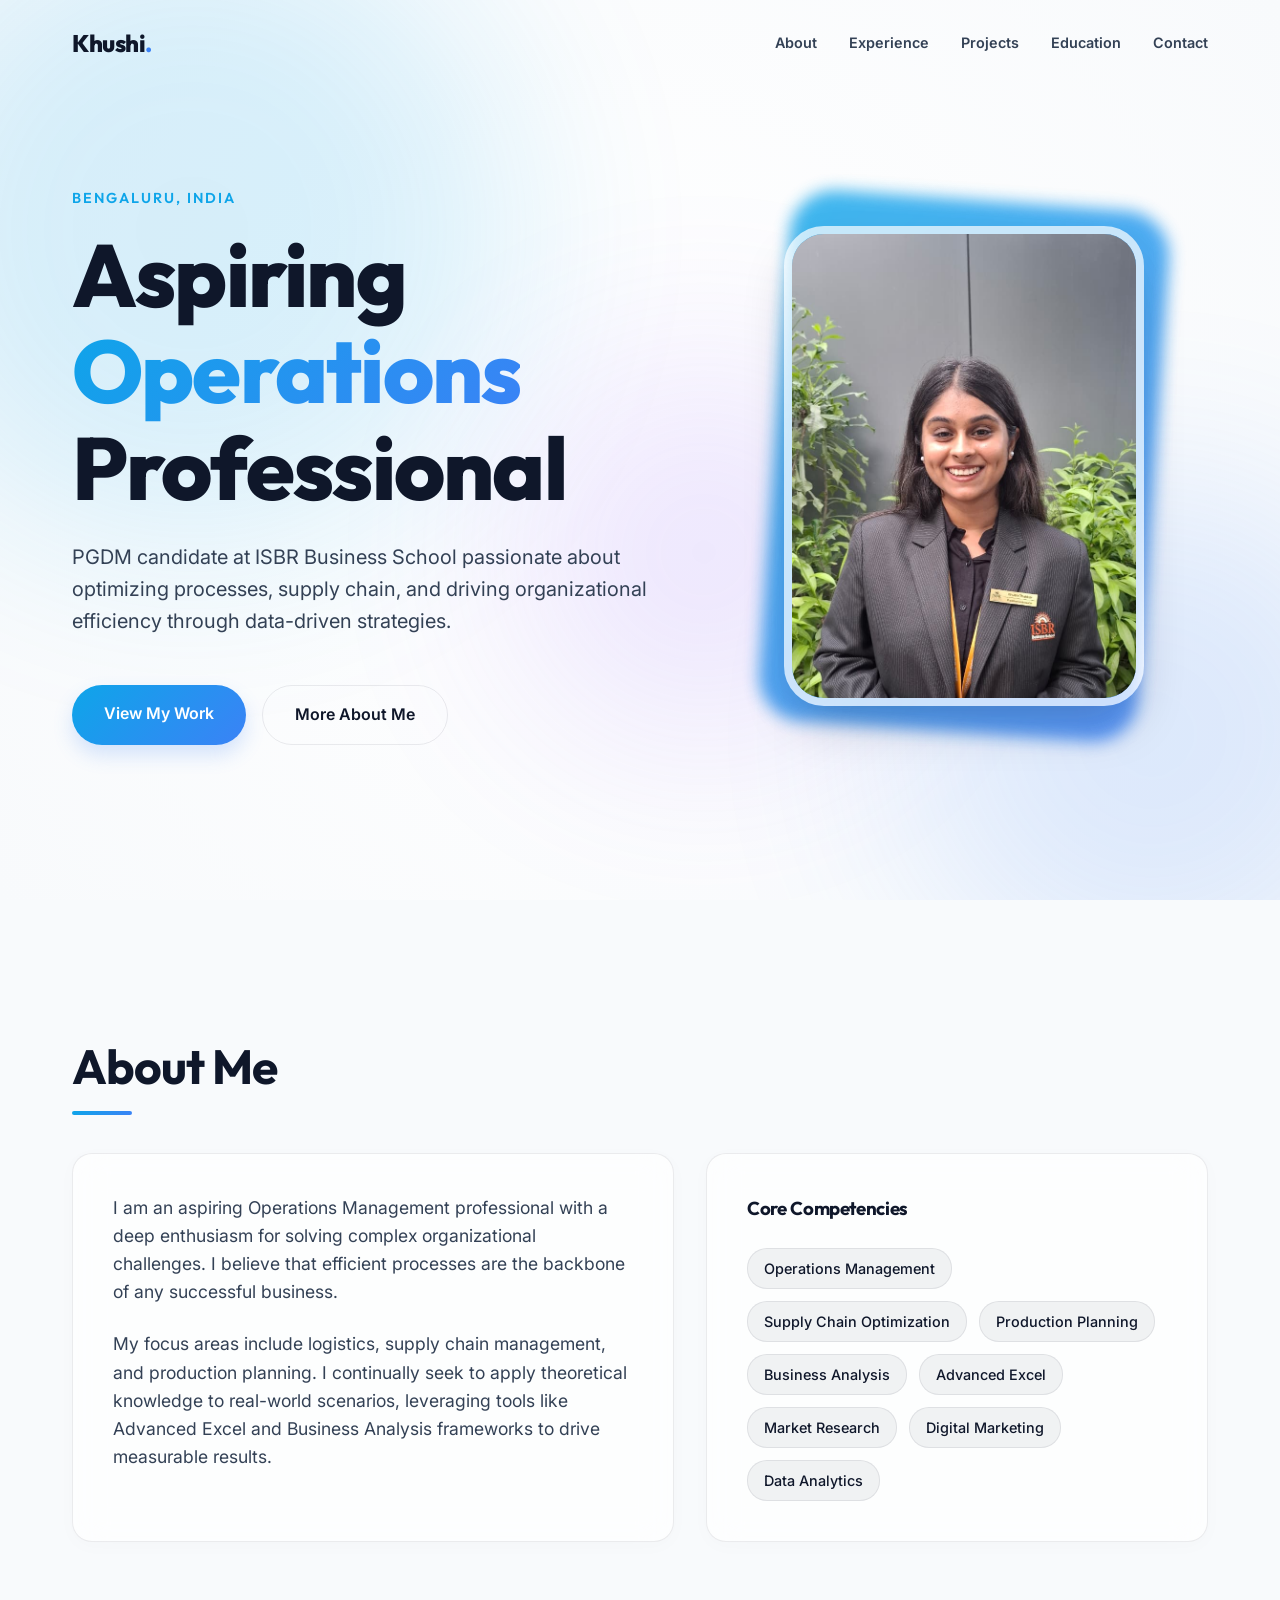
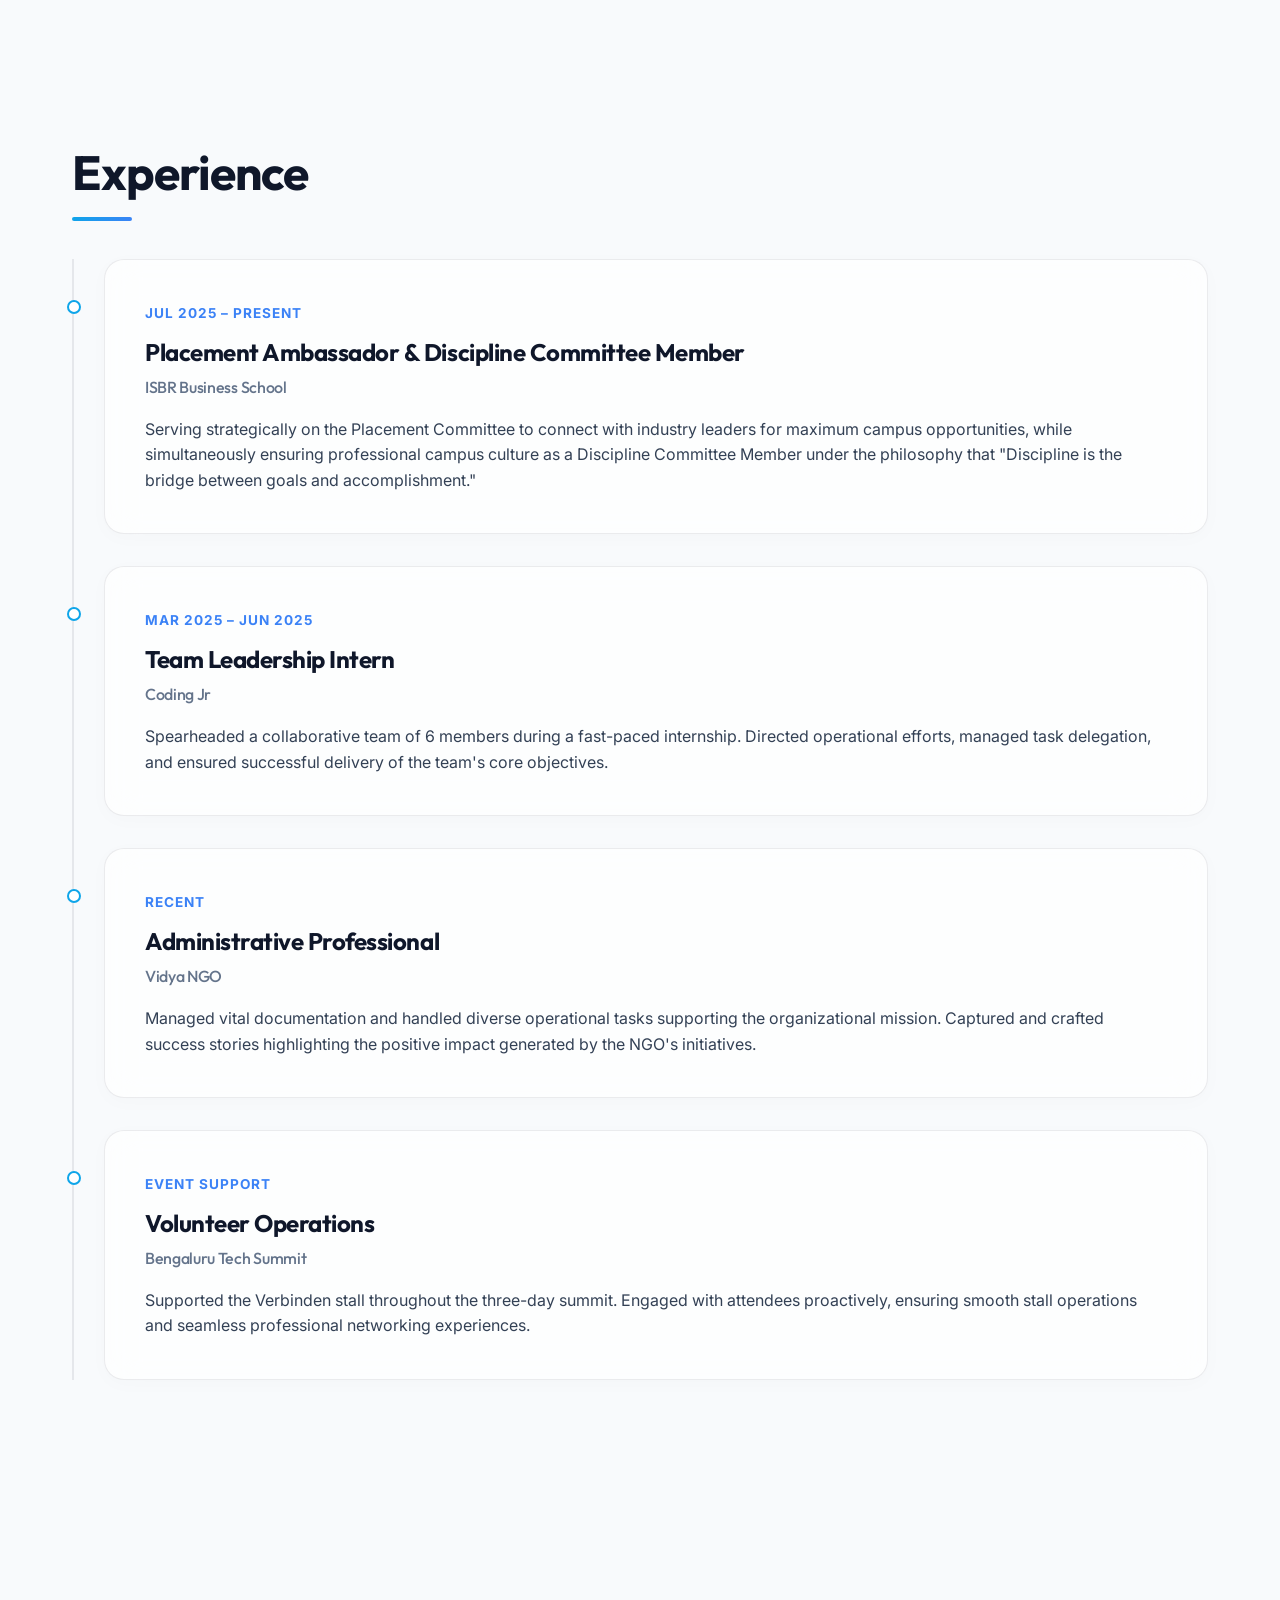
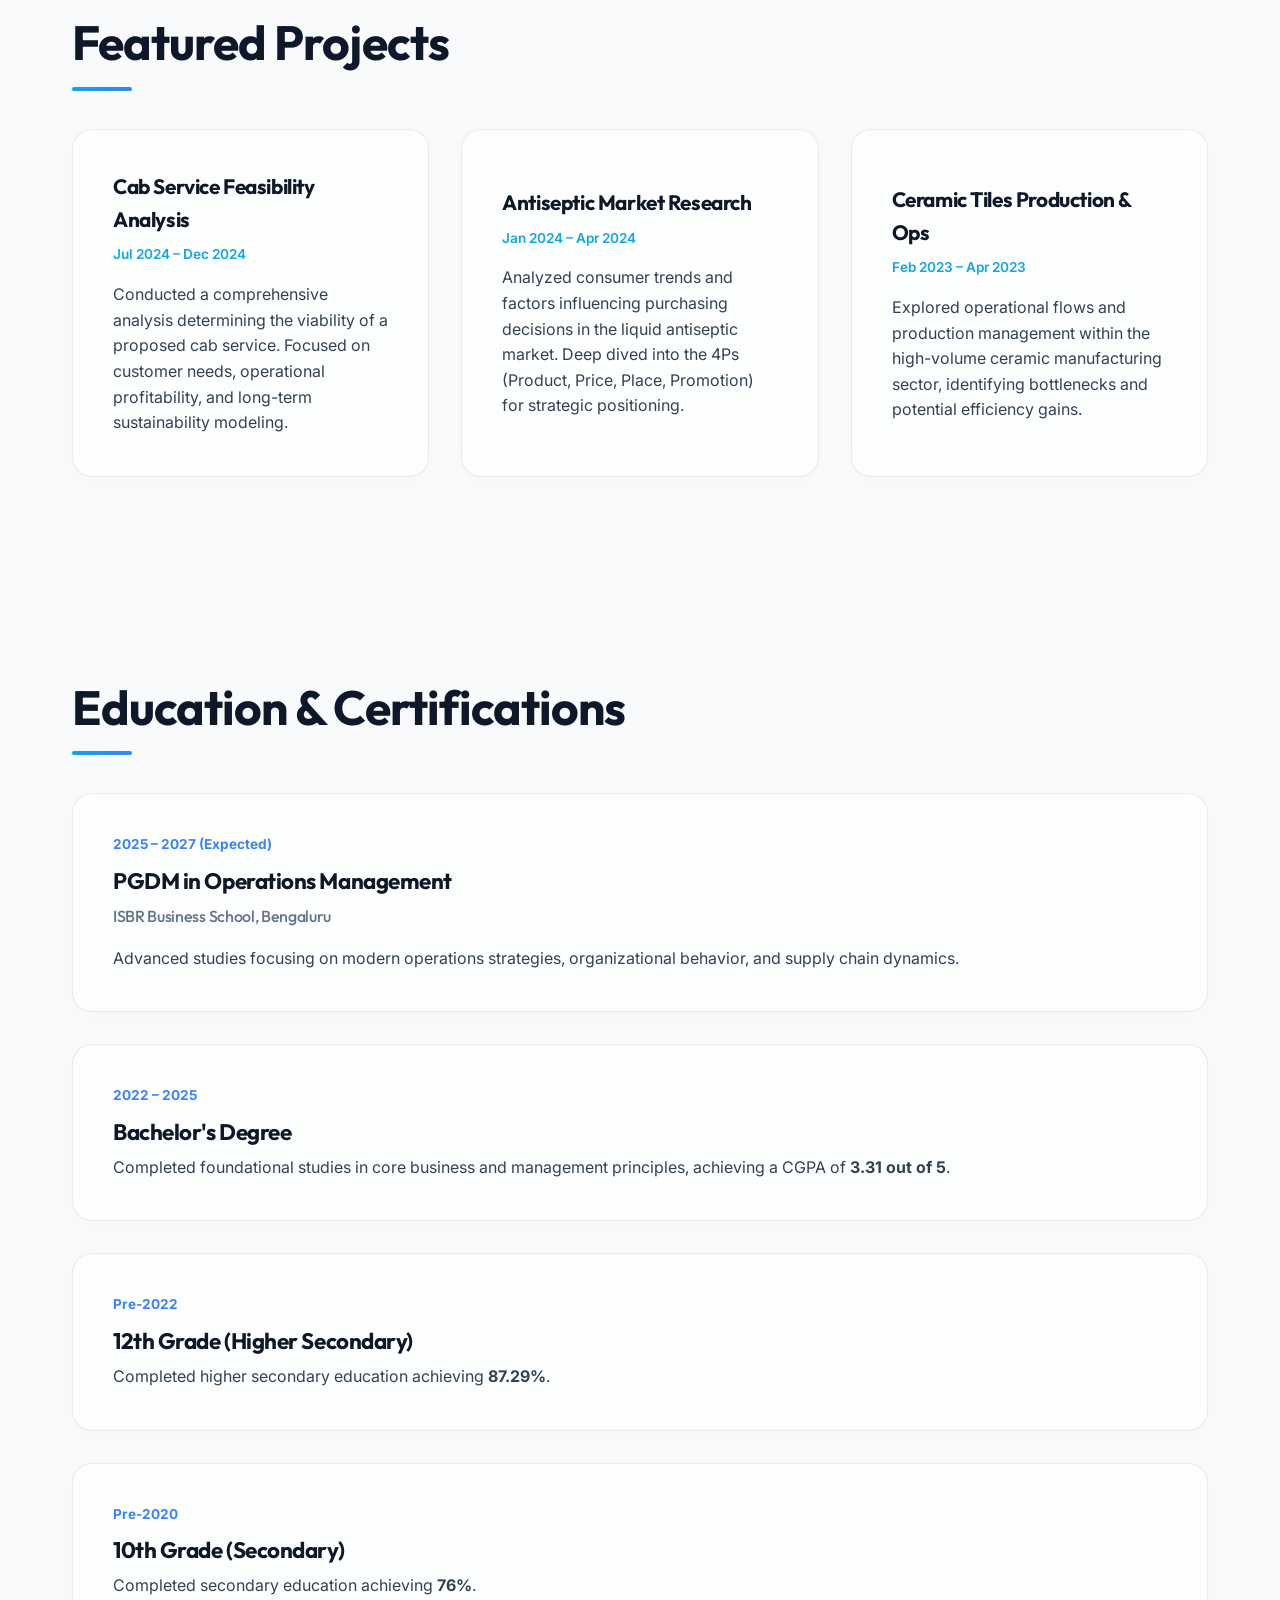
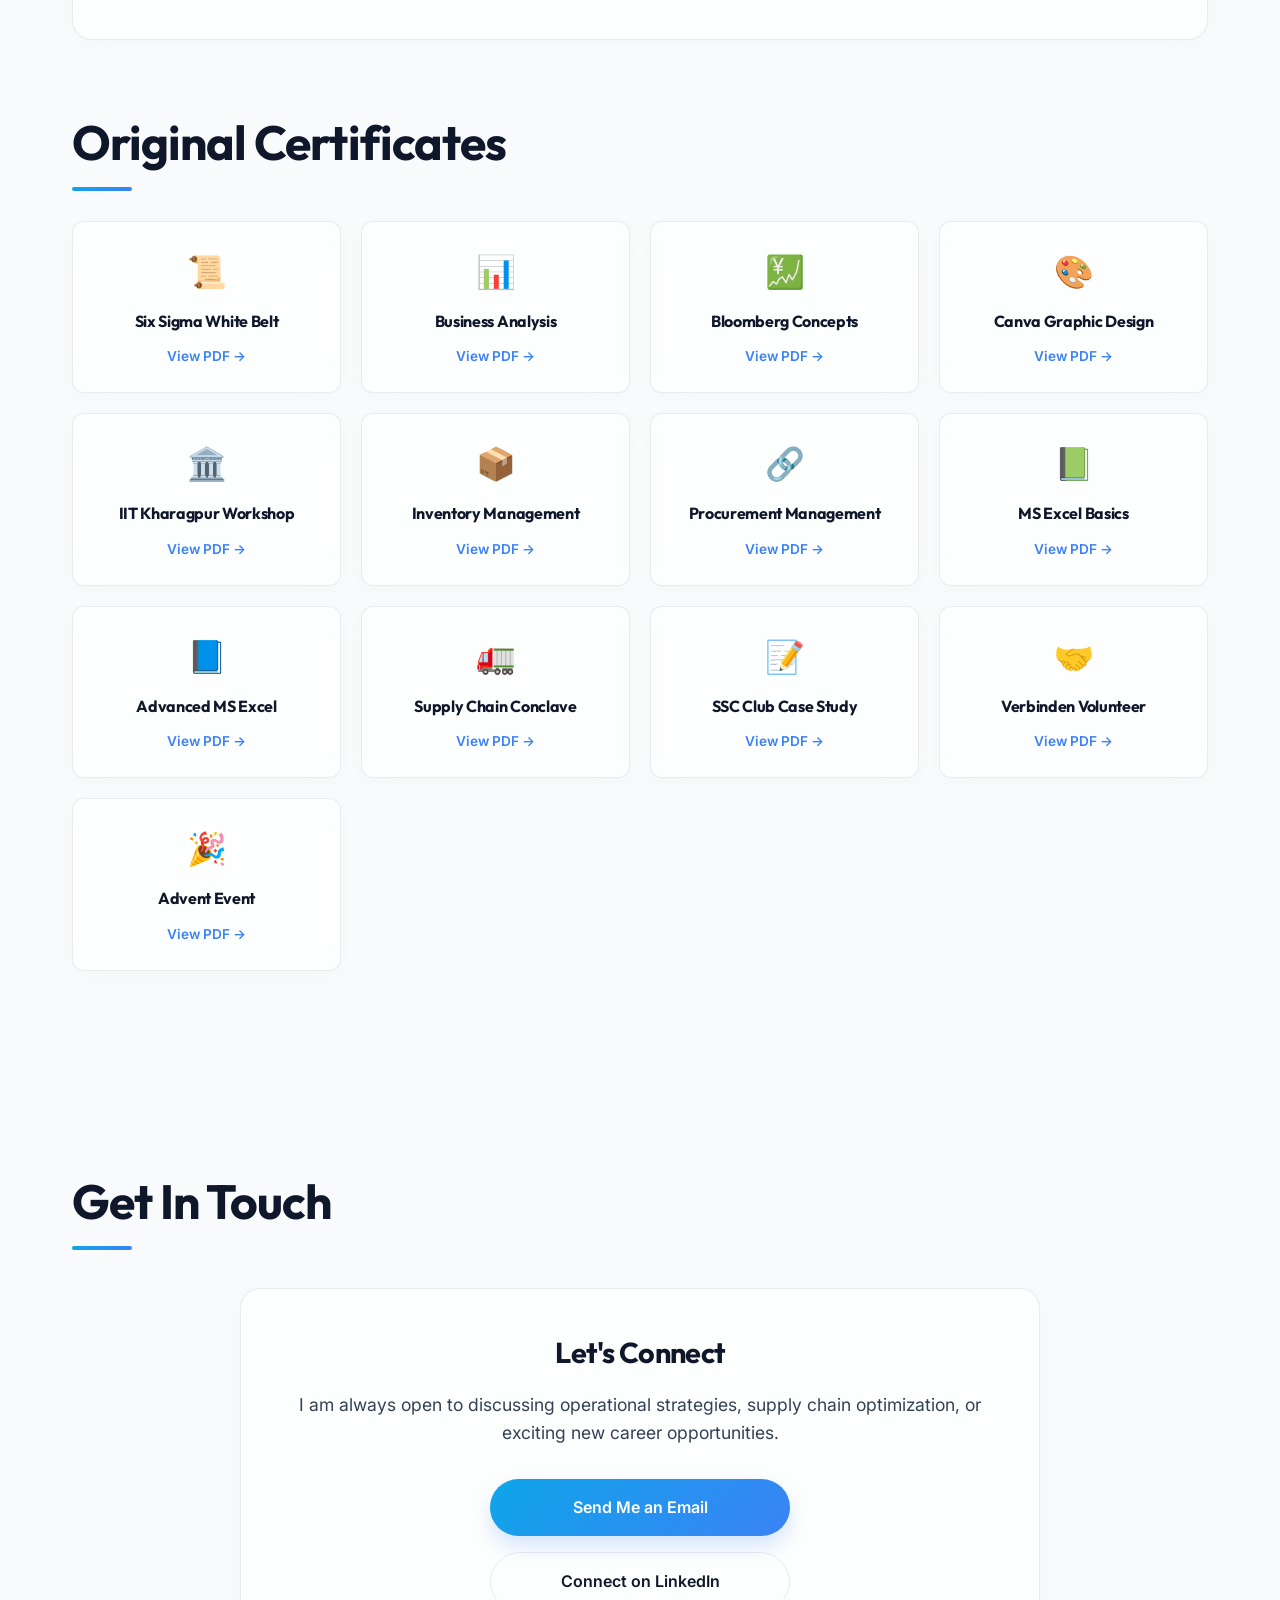
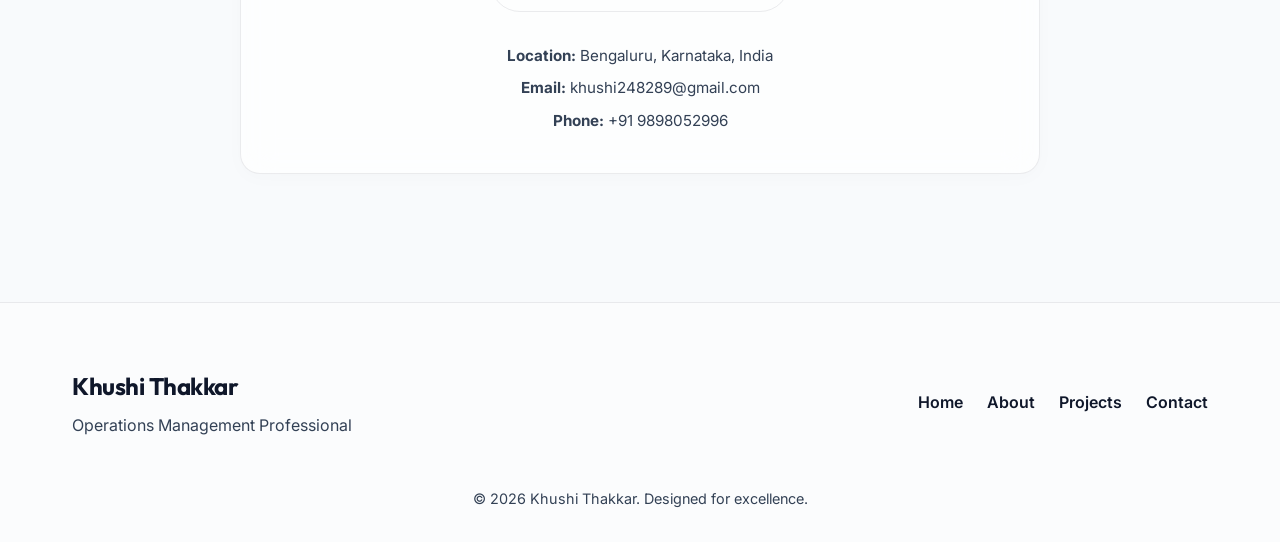
<file: index.html>
<!DOCTYPE html>
<html lang="en">
<head>
    <meta charset="UTF-8">
    <meta name="viewport" content="width=device-width, initial-scale=1.0">
    <meta name="description" content="Khushi Thakkar - Portfolio. Aspiring Operations Management professional, MBA/PGDM candidate at ISBR Business School.">
    <title>Khushi Thakkar | Operations Management Professional</title>
    <link rel="preconnect" href="https://fonts.googleapis.com">
    <link rel="preconnect" href="https://fonts.gstatic.com" crossorigin>
    <link href="https://fonts.googleapis.com/css2?family=Inter:wght@300;400;500;600&family=Outfit:wght@300;500;700;800&display=swap" rel="stylesheet">
    <link rel="stylesheet" href="styles.css">
</head>
<body>
    <!-- Ambient Animated Background -->
    <div class="ambient-background">
        <div class="glow glow-1"></div>
        <div class="glow glow-2"></div>
        <div class="glow glow-3"></div>
    </div>

    <!-- Mobile Menu Overlay -->
    <div class="mobile-menu-overlay" id="mobileMenuOverlay"></div>

    <!-- Navigation -->
    <nav class="navbar" id="navbar">
        <div class="nav-container">
            <a href="#" class="logo">Khushi<span class="dot">.</span></a>
            <button class="hamburger" id="hamburger" aria-label="Toggle navigation menu">
                <span></span>
                <span></span>
                <span></span>
            </button>
            <ul class="nav-links" id="navLinks">
                <li><a href="#about" class="nav-link">About</a></li>
                <li><a href="#experience" class="nav-link">Experience</a></li>
                <li><a href="#projects" class="nav-link">Projects</a></li>
                <li><a href="#education" class="nav-link">Education</a></li>
                <li><a href="#contact" class="nav-link">Contact</a></li>
            </ul>
        </div>
    </nav>

    <!-- Main Content -->
    <main>
        <!-- Hero Section -->
        <section id="hero" class="hero section reveal">
            <div class="container hero-grid">
                <div class="hero-content">
                    <p class="subtitle">Bengaluru, India</p>
                    <h1 class="title">Aspiring <span class="gradient-text">Operations</span><br> Professional</h1>
                    <p class="description">PGDM candidate at ISBR Business School passionate about optimizing processes, supply chain, and driving organizational efficiency through data-driven strategies.</p>
                    <div class="hero-actions">
                        <a href="#projects" class="btn btn-primary">View My Work</a>
                        <a href="#about" class="btn btn-secondary">More About Me</a>
                    </div>
                </div>
                <div class="hero-image">
                    <img src="./assets/certificates/Certificates/profile.jpeg" alt="Khushi Thakkar" class="profile-pic">
                </div>
            </div>
        </section>

        <!-- About Section -->
        <section id="about" class="section reveal">
            <div class="container">
                <h2 class="section-title">About Me</h2>
                <div class="about-grid">
                    <div class="about-text glass-card">
                        <p>I am an aspiring Operations Management professional with a deep enthusiasm for solving complex organizational challenges. I believe that efficient processes are the backbone of any successful business.</p>
                        <p>My focus areas include logistics, supply chain management, and production planning. I continually seek to apply theoretical knowledge to real-world scenarios, leveraging tools like Advanced Excel and Business Analysis frameworks to drive measurable results.</p>
                    </div>
                    <div class="skills-container glass-card">
                        <h3>Core Competencies</h3>
                        <div class="skills-tags">
                            <span class="tag">Operations Management</span>
                            <span class="tag">Supply Chain Optimization</span>
                            <span class="tag">Production Planning</span>
                            <span class="tag">Business Analysis</span>
                            <span class="tag">Advanced Excel</span>
                            <span class="tag">Market Research</span>
                            <span class="tag">Digital Marketing</span>
                            <span class="tag">Data Analytics</span>
                        </div>
                    </div>
                </div>
            </div>
        </section>

        <!-- Experience Section -->
        <section id="experience" class="section reveal">
            <div class="container">
                <h2 class="section-title">Experience</h2>
                <div class="timeline">
                    <div class="timeline-item glass-card">
                        <div class="timeline-dot"></div>
                        <span class="date">Jul 2025 – Present</span>
                        <h3>Placement Ambassador &amp; Discipline Committee Member</h3>
                        <h4>ISBR Business School</h4>
                        <p>Serving strategically on the Placement Committee to connect with industry leaders for maximum campus opportunities, while simultaneously ensuring professional campus culture as a Discipline Committee Member under the philosophy that "Discipline is the bridge between goals and accomplishment."</p>
                    </div>
                    <div class="timeline-item glass-card">
                        <div class="timeline-dot"></div>
                        <span class="date">Mar 2025 – Jun 2025</span>
                        <h3>Team Leadership Intern</h3>
                        <h4>Coding Jr</h4>
                        <p>Spearheaded a collaborative team of 6 members during a fast-paced internship. Directed operational efforts, managed task delegation, and ensured successful delivery of the team's core objectives.</p>
                    </div>
                    <div class="timeline-item glass-card">
                        <div class="timeline-dot"></div>
                        <span class="date">Recent</span>
                        <h3>Administrative Professional</h3>
                        <h4>Vidya NGO</h4>
                        <p>Managed vital documentation and handled diverse operational tasks supporting the organizational mission. Captured and crafted success stories highlighting the positive impact generated by the NGO's initiatives.</p>
                    </div>
                    <div class="timeline-item glass-card">
                        <div class="timeline-dot"></div>
                        <span class="date">Event Support</span>
                        <h3>Volunteer Operations</h3>
                        <h4>Bengaluru Tech Summit</h4>
                        <p>Supported the Verbinden stall throughout the three-day summit. Engaged with attendees proactively, ensuring smooth stall operations and seamless professional networking experiences.</p>
                    </div>
                </div>
            </div>
        </section>

        <!-- Projects Section -->
        <section id="projects" class="section reveal">
            <div class="container">
                <h2 class="section-title">Featured Projects</h2>
                <div class="projects-grid">
                    <div class="project-card glass-card">
                        <div class="project-content">
                            <h3>Cab Service Feasibility Analysis</h3>
                            <p class="project-date">Jul 2024 – Dec 2024</p>
                            <p>Conducted a comprehensive analysis determining the viability of a proposed cab service. Focused on customer needs, operational profitability, and long-term sustainability modeling.</p>
                        </div>
                    </div>
                    <div class="project-card glass-card">
                        <div class="project-content">
                            <h3>Antiseptic Market Research</h3>
                            <p class="project-date">Jan 2024 – Apr 2024</p>
                            <p>Analyzed consumer trends and factors influencing purchasing decisions in the liquid antiseptic market. Deep dived into the 4Ps (Product, Price, Place, Promotion) for strategic positioning.</p>
                        </div>
                    </div>
                    <div class="project-card glass-card">
                        <div class="project-content">
                            <h3>Ceramic Tiles Production &amp; Ops</h3>
                            <p class="project-date">Feb 2023 – Apr 2023</p>
                            <p>Explored operational flows and production management within the high-volume ceramic manufacturing sector, identifying bottlenecks and potential efficiency gains.</p>
                        </div>
                    </div>
                </div>
            </div>
        </section>

        <!-- Education & Certifications -->
        <section id="education" class="section reveal">
            <div class="container">
                <h2 class="section-title">Education &amp; Certifications</h2>
                <div class="edu-grid">
                    <div class="edu-column">
                        <div class="edu-item glass-card">
                            <span class="date">2025 – 2027 (Expected)</span>
                            <h3>PGDM in Operations Management</h3>
                            <h4>ISBR Business School, Bengaluru</h4>
                            <p>Advanced studies focusing on modern operations strategies, organizational behavior, and supply chain dynamics.</p>
                        </div>
                        <div class="edu-item glass-card">
                            <span class="date">2022 – 2025</span>
                            <h3>Bachelor's Degree</h3>
                            <p>Completed foundational studies in core business and management principles, achieving a CGPA of <strong>3.31 out of 5</strong>.</p>
                        </div>
                        <div class="edu-item glass-card">
                            <span class="date">Pre-2022</span>
                            <h3>12th Grade (Higher Secondary)</h3>
                            <p>Completed higher secondary education achieving <strong>87.29%</strong>.</p>
                        </div>
                        <div class="edu-item glass-card">
                            <span class="date">Pre-2020</span>
                            <h3>10th Grade (Secondary)</h3>
                            <p>Completed secondary education achieving <strong>76%</strong>.</p>
                        </div>
                    </div>

                    <!--
                        CERTIFICATES GALLERY
                        =====================
                        Each certificate links directly to its PDF file.
                        The paths use ./assets/certificates/Certificates/ relative to index.html.
                        These PDFs MUST be included in your deployment (Git repo) for links to work online.
                    -->
                    <div class="cert-section">
                        <h3 class="section-title">Original Certificates</h3>
                        <div class="cert-gallery">

                            <a href="./assets/certificates/Certificates/Six_Sigma_White_Belt.pdf" target="_blank" rel="noopener noreferrer" class="cert-link">
                                <div class="glass-card cert-card">
                                    <div class="cert-icon">📜</div>
                                    <h4>Six Sigma White Belt</h4>
                                    <span class="cert-action">View PDF &rarr;</span>
                                </div>
                            </a>

                            <a href="./assets/certificates/Certificates/Coursera_Business_Analysis.pdf" target="_blank" rel="noopener noreferrer" class="cert-link">
                                <div class="glass-card cert-card">
                                    <div class="cert-icon">📊</div>
                                    <h4>Business Analysis</h4>
                                    <span class="cert-action">View PDF &rarr;</span>
                                </div>
                            </a>

                            <a href="./assets/certificates/Certificates/Bloomberg.pdf" target="_blank" rel="noopener noreferrer" class="cert-link">
                                <div class="glass-card cert-card">
                                    <div class="cert-icon">💹</div>
                                    <h4>Bloomberg Concepts</h4>
                                    <span class="cert-action">View PDF &rarr;</span>
                                </div>
                            </a>

                            <a href="./assets/certificates/Certificates/Canva.pdf" target="_blank" rel="noopener noreferrer" class="cert-link">
                                <div class="glass-card cert-card">
                                    <div class="cert-icon">🎨</div>
                                    <h4>Canva Graphic Design</h4>
                                    <span class="cert-action">View PDF &rarr;</span>
                                </div>
                            </a>

                            <a href="./assets/certificates/Certificates/IIT_Kharagpur.pdf" target="_blank" rel="noopener noreferrer" class="cert-link">
                                <div class="glass-card cert-card">
                                    <div class="cert-icon">🏛️</div>
                                    <h4>IIT Kharagpur Workshop</h4>
                                    <span class="cert-action">View PDF &rarr;</span>
                                </div>
                            </a>

                            <a href="./assets/certificates/Certificates/Inventory_Management.pdf" target="_blank" rel="noopener noreferrer" class="cert-link">
                                <div class="glass-card cert-card">
                                    <div class="cert-icon">📦</div>
                                    <h4>Inventory Management</h4>
                                    <span class="cert-action">View PDF &rarr;</span>
                                </div>
                            </a>

                            <a href="./assets/certificates/Certificates/Procurement_Management.pdf" target="_blank" rel="noopener noreferrer" class="cert-link">
                                <div class="glass-card cert-card">
                                    <div class="cert-icon">🔗</div>
                                    <h4>Procurement Management</h4>
                                    <span class="cert-action">View PDF &rarr;</span>
                                </div>
                            </a>

                            <a href="./assets/certificates/Certificates/MS_Excel_Beginning.pdf" target="_blank" rel="noopener noreferrer" class="cert-link">
                                <div class="glass-card cert-card">
                                    <div class="cert-icon">📗</div>
                                    <h4>MS Excel Basics</h4>
                                    <span class="cert-action">View PDF &rarr;</span>
                                </div>
                            </a>

                            <a href="./assets/certificates/Certificates/MA_Excel.pdf" target="_blank" rel="noopener noreferrer" class="cert-link">
                                <div class="glass-card cert-card">
                                    <div class="cert-icon">📘</div>
                                    <h4>Advanced MS Excel</h4>
                                    <span class="cert-action">View PDF &rarr;</span>
                                </div>
                            </a>

                            <a href="./assets/certificates/Certificates/Supply_Chain_Conclave.pdf" target="_blank" rel="noopener noreferrer" class="cert-link">
                                <div class="glass-card cert-card">
                                    <div class="cert-icon">🚛</div>
                                    <h4>Supply Chain Conclave</h4>
                                    <span class="cert-action">View PDF &rarr;</span>
                                </div>
                            </a>

                            <a href="./assets/certificates/Certificates/Case_study_ssc_club.pdf" target="_blank" rel="noopener noreferrer" class="cert-link">
                                <div class="glass-card cert-card">
                                    <div class="cert-icon">📝</div>
                                    <h4>SSC Club Case Study</h4>
                                    <span class="cert-action">View PDF &rarr;</span>
                                </div>
                            </a>

                            <a href="./assets/certificates/Certificates/Verbinden.pdf" target="_blank" rel="noopener noreferrer" class="cert-link">
                                <div class="glass-card cert-card">
                                    <div class="cert-icon">🤝</div>
                                    <h4>Verbinden Volunteer</h4>
                                    <span class="cert-action">View PDF &rarr;</span>
                                </div>
                            </a>

                            <a href="./assets/certificates/Certificates/advent_event.pdf" target="_blank" rel="noopener noreferrer" class="cert-link">
                                <div class="glass-card cert-card">
                                    <div class="cert-icon">🎉</div>
                                    <h4>Advent Event</h4>
                                    <span class="cert-action">View PDF &rarr;</span>
                                </div>
                            </a>

                        </div>
                    </div>
                </div>
            </div>
        </section>

        <!-- Contact Section -->
        <section id="contact" class="section reveal">
            <div class="container">
                <h2 class="section-title">Get In Touch</h2>
                <div class="contact-card glass-card">
                    <h3>Let's Connect</h3>
                    <p class="contact-desc">I am always open to discussing operational strategies, supply chain optimization, or exciting new career opportunities.</p>
                    <div class="contact-buttons">
                        <a href="mailto:khushi248289@gmail.com" class="btn btn-primary">Send Me an Email</a>
                        <a href="https://www.linkedin.com/in/khushi-thakkar-a30b10286" target="_blank" rel="noopener noreferrer" class="btn btn-secondary">Connect on LinkedIn</a>
                    </div>
                    <div class="contact-info">
                        <p><strong>Location:</strong> Bengaluru, Karnataka, India</p>
                        <p><strong>Email:</strong> khushi248289@gmail.com</p>
                        <p><strong>Phone:</strong> +91 9898052996</p>
                    </div>
                </div>
            </div>
        </section>
    </main>

    <!-- Footer -->
    <footer>
        <div class="container footer-content">
            <div class="footer-brand">
                <h2>Khushi Thakkar</h2>
                <p>Operations Management Professional</p>
            </div>
            <div class="footer-links">
                <a href="#hero">Home</a>
                <a href="#about">About</a>
                <a href="#projects">Projects</a>
                <a href="#contact">Contact</a>
            </div>
        </div>
        <div class="footer-bottom">
            <p>&copy; 2026 Khushi Thakkar. Designed for excellence.</p>
        </div>
    </footer>

    <script src="script.js"></script>
</body>
</html>
</file>
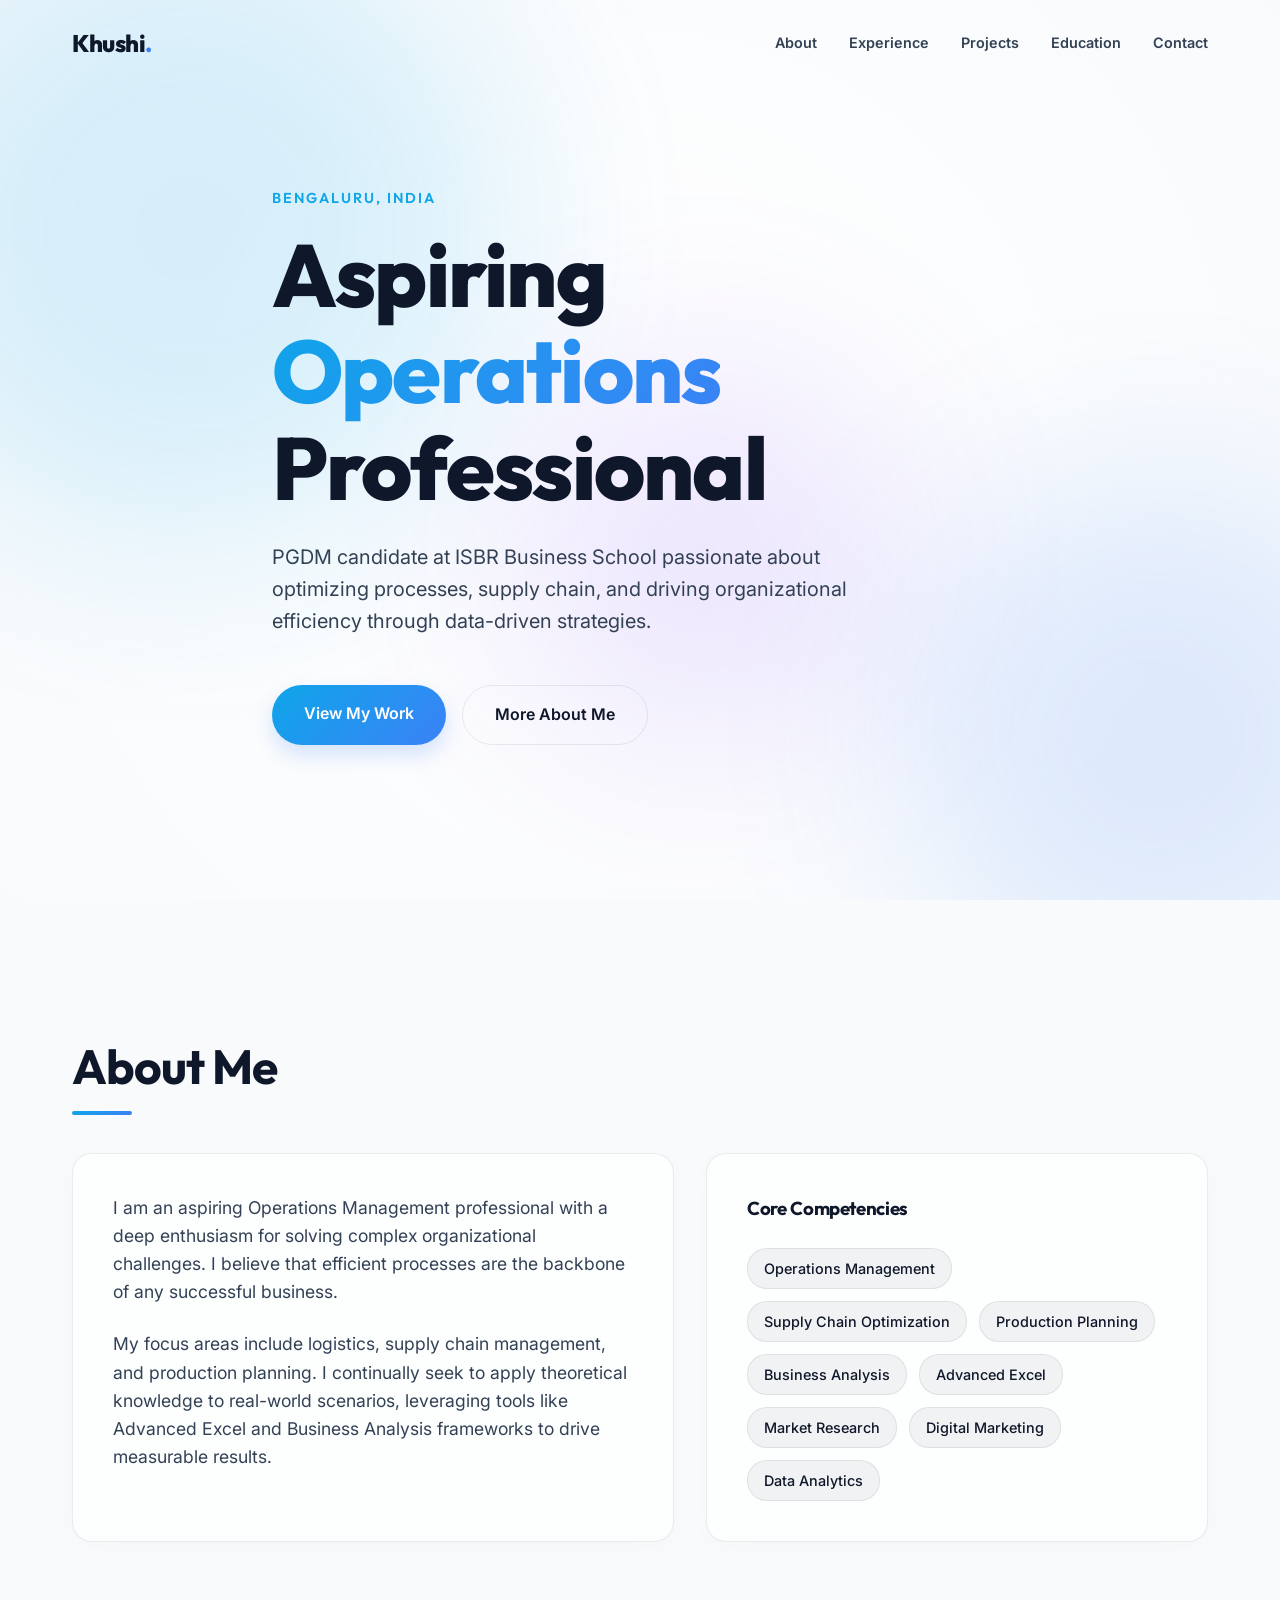
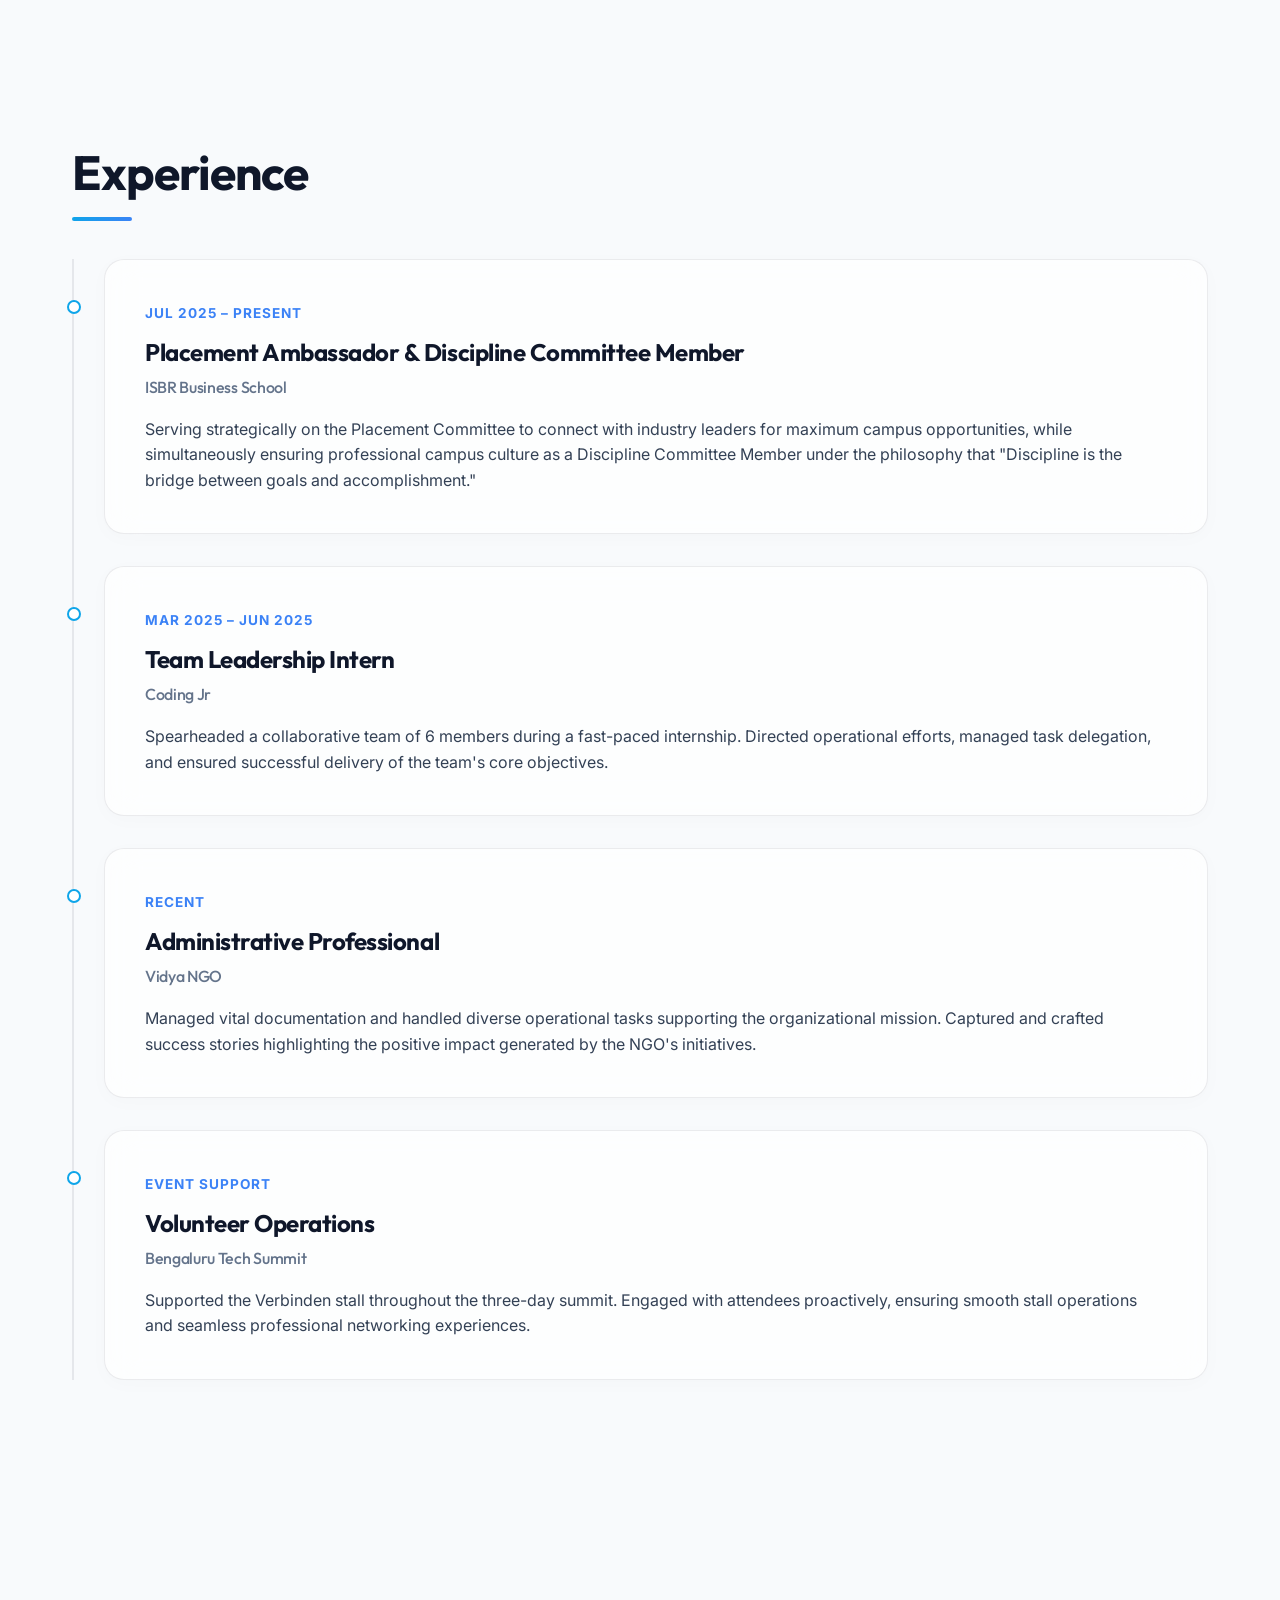
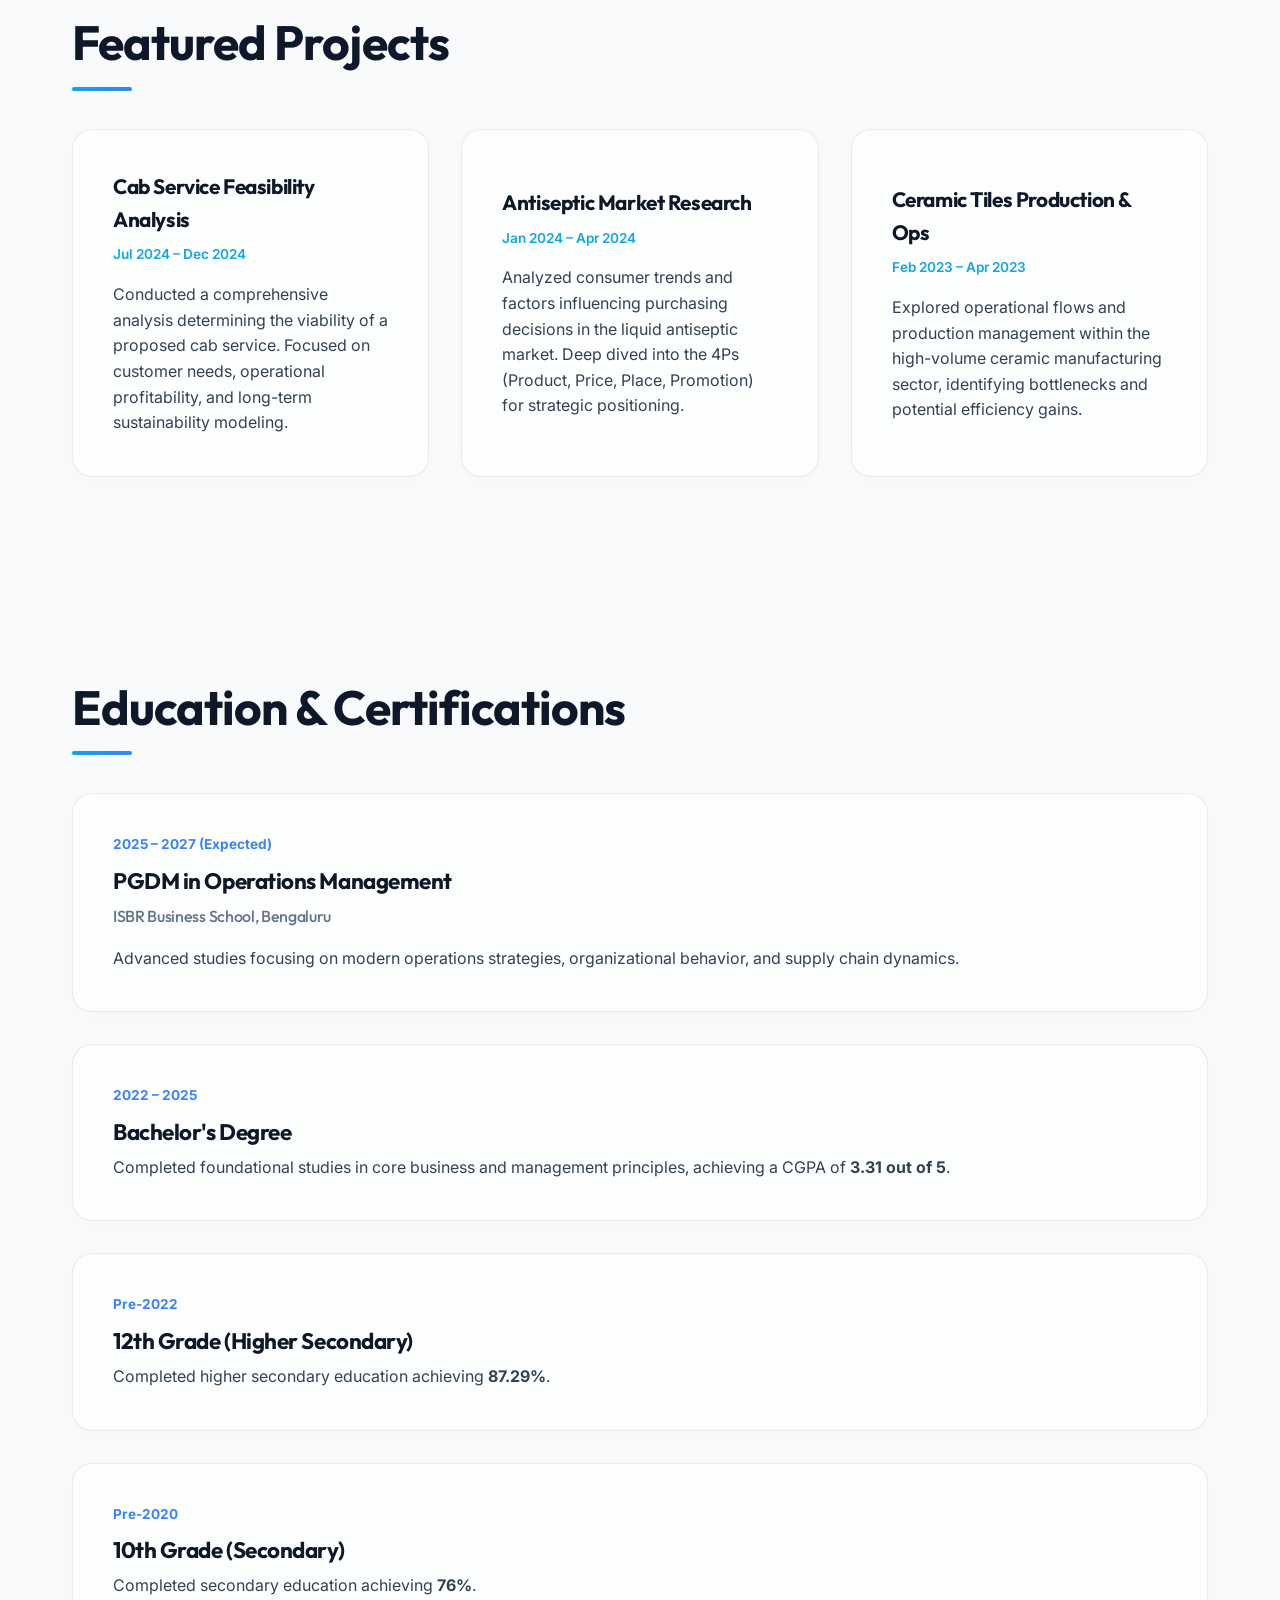
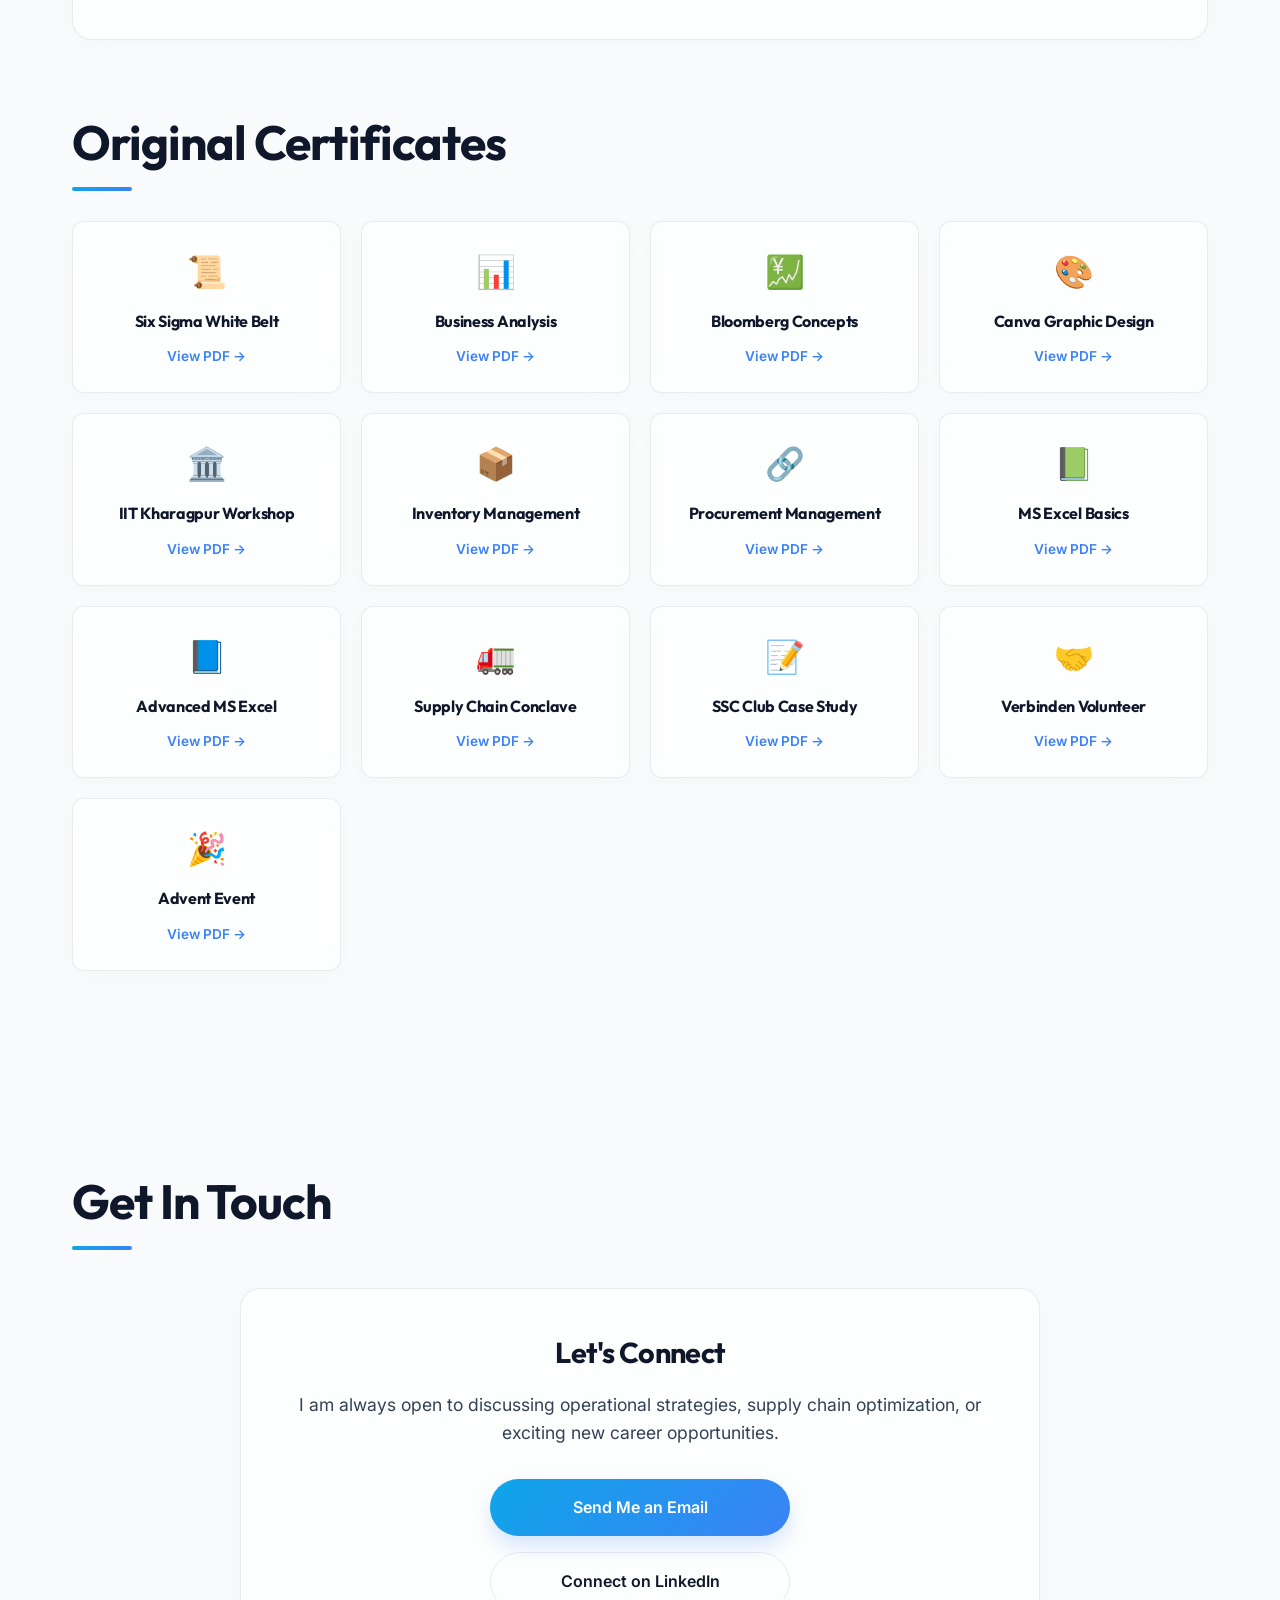
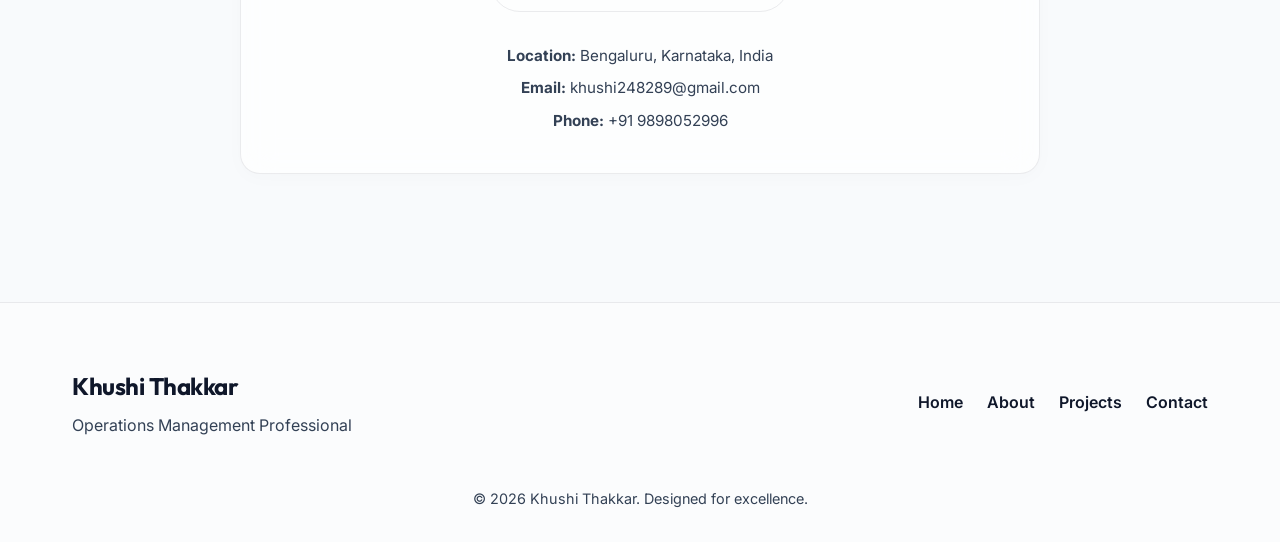
<file: e-portfolio/index.html>
<!DOCTYPE html>
<html lang="en">
<head>
    <meta charset="UTF-8">
    <meta name="viewport" content="width=device-width, initial-scale=1.0">
    <meta name="description" content="Khushi Thakkar - Portfolio. Aspiring Operations Management professional, MBA/PGDM candidate at ISBR Business School.">
    <title>Khushi Thakkar | Operations Management Professional</title>
    <link rel="preconnect" href="https://fonts.googleapis.com">
    <link rel="preconnect" href="https://fonts.gstatic.com" crossorigin>
    <link href="https://fonts.googleapis.com/css2?family=Inter:wght@300;400;500;600&family=Outfit:wght@300;500;700;800&display=swap" rel="stylesheet">
    <link rel="stylesheet" href="styles.css">
</head>
<body>
    <!-- Ambient Animated Background -->
    <div class="ambient-background">
        <div class="glow glow-1"></div>
        <div class="glow glow-2"></div>
        <div class="glow glow-3"></div>
    </div>

    <!-- Mobile Menu Overlay -->
    <div class="mobile-menu-overlay" id="mobileMenuOverlay"></div>

    <!-- Navigation -->
    <nav class="navbar" id="navbar">
        <div class="nav-container">
            <a href="#" class="logo">Khushi<span class="dot">.</span></a>
            <button class="hamburger" id="hamburger" aria-label="Toggle navigation menu">
                <span></span>
                <span></span>
                <span></span>
            </button>
            <ul class="nav-links" id="navLinks">
                <li><a href="#about" class="nav-link">About</a></li>
                <li><a href="#experience" class="nav-link">Experience</a></li>
                <li><a href="#projects" class="nav-link">Projects</a></li>
                <li><a href="#education" class="nav-link">Education</a></li>
                <li><a href="#contact" class="nav-link">Contact</a></li>
            </ul>
        </div>
    </nav>

    <!-- Main Content -->
    <main>
        <!-- Hero Section -->
        <section id="hero" class="hero section reveal">
            <div class="container hero-content">
                <p class="subtitle">Bengaluru, India</p>
                <h1 class="title">Aspiring <span class="gradient-text">Operations</span><br> Professional</h1>
                <p class="description">PGDM candidate at ISBR Business School passionate about optimizing processes, supply chain, and driving organizational efficiency through data-driven strategies.</p>
                <div class="hero-actions">
                    <a href="#projects" class="btn btn-primary">View My Work</a>
                    <a href="#about" class="btn btn-secondary">More About Me</a>
                </div>
            </div>
        </section>

        <!-- About Section -->
        <section id="about" class="section reveal">
            <div class="container">
                <h2 class="section-title">About Me</h2>
                <div class="about-grid">
                    <div class="about-text glass-card">
                        <p>I am an aspiring Operations Management professional with a deep enthusiasm for solving complex organizational challenges. I believe that efficient processes are the backbone of any successful business.</p>
                        <p>My focus areas include logistics, supply chain management, and production planning. I continually seek to apply theoretical knowledge to real-world scenarios, leveraging tools like Advanced Excel and Business Analysis frameworks to drive measurable results.</p>
                    </div>
                    <div class="skills-container glass-card">
                        <h3>Core Competencies</h3>
                        <div class="skills-tags">
                            <span class="tag">Operations Management</span>
                            <span class="tag">Supply Chain Optimization</span>
                            <span class="tag">Production Planning</span>
                            <span class="tag">Business Analysis</span>
                            <span class="tag">Advanced Excel</span>
                            <span class="tag">Market Research</span>
                            <span class="tag">Digital Marketing</span>
                            <span class="tag">Data Analytics</span>
                        </div>
                    </div>
                </div>
            </div>
        </section>

        <!-- Experience Section -->
        <section id="experience" class="section reveal">
            <div class="container">
                <h2 class="section-title">Experience</h2>
                <div class="timeline">
                    <div class="timeline-item glass-card">
                        <div class="timeline-dot"></div>
                        <span class="date">Jul 2025 – Present</span>
                        <h3>Placement Ambassador &amp; Discipline Committee Member</h3>
                        <h4>ISBR Business School</h4>
                        <p>Serving strategically on the Placement Committee to connect with industry leaders for maximum campus opportunities, while simultaneously ensuring professional campus culture as a Discipline Committee Member under the philosophy that "Discipline is the bridge between goals and accomplishment."</p>
                    </div>
                    <div class="timeline-item glass-card">
                        <div class="timeline-dot"></div>
                        <span class="date">Mar 2025 – Jun 2025</span>
                        <h3>Team Leadership Intern</h3>
                        <h4>Coding Jr</h4>
                        <p>Spearheaded a collaborative team of 6 members during a fast-paced internship. Directed operational efforts, managed task delegation, and ensured successful delivery of the team's core objectives.</p>
                    </div>
                    <div class="timeline-item glass-card">
                        <div class="timeline-dot"></div>
                        <span class="date">Recent</span>
                        <h3>Administrative Professional</h3>
                        <h4>Vidya NGO</h4>
                        <p>Managed vital documentation and handled diverse operational tasks supporting the organizational mission. Captured and crafted success stories highlighting the positive impact generated by the NGO's initiatives.</p>
                    </div>
                    <div class="timeline-item glass-card">
                        <div class="timeline-dot"></div>
                        <span class="date">Event Support</span>
                        <h3>Volunteer Operations</h3>
                        <h4>Bengaluru Tech Summit</h4>
                        <p>Supported the Verbinden stall throughout the three-day summit. Engaged with attendees proactively, ensuring smooth stall operations and seamless professional networking experiences.</p>
                    </div>
                </div>
            </div>
        </section>

        <!-- Projects Section -->
        <section id="projects" class="section reveal">
            <div class="container">
                <h2 class="section-title">Featured Projects</h2>
                <div class="projects-grid">
                    <div class="project-card glass-card">
                        <div class="project-content">
                            <h3>Cab Service Feasibility Analysis</h3>
                            <p class="project-date">Jul 2024 – Dec 2024</p>
                            <p>Conducted a comprehensive analysis determining the viability of a proposed cab service. Focused on customer needs, operational profitability, and long-term sustainability modeling.</p>
                        </div>
                    </div>
                    <div class="project-card glass-card">
                        <div class="project-content">
                            <h3>Antiseptic Market Research</h3>
                            <p class="project-date">Jan 2024 – Apr 2024</p>
                            <p>Analyzed consumer trends and factors influencing purchasing decisions in the liquid antiseptic market. Deep dived into the 4Ps (Product, Price, Place, Promotion) for strategic positioning.</p>
                        </div>
                    </div>
                    <div class="project-card glass-card">
                        <div class="project-content">
                            <h3>Ceramic Tiles Production &amp; Ops</h3>
                            <p class="project-date">Feb 2023 – Apr 2023</p>
                            <p>Explored operational flows and production management within the high-volume ceramic manufacturing sector, identifying bottlenecks and potential efficiency gains.</p>
                        </div>
                    </div>
                </div>
            </div>
        </section>

        <!-- Education & Certifications -->
        <section id="education" class="section reveal">
            <div class="container">
                <h2 class="section-title">Education &amp; Certifications</h2>
                <div class="edu-grid">
                    <div class="edu-column">
                        <div class="edu-item glass-card">
                            <span class="date">2025 – 2027 (Expected)</span>
                            <h3>PGDM in Operations Management</h3>
                            <h4>ISBR Business School, Bengaluru</h4>
                            <p>Advanced studies focusing on modern operations strategies, organizational behavior, and supply chain dynamics.</p>
                        </div>
                        <div class="edu-item glass-card">
                            <span class="date">2022 – 2025</span>
                            <h3>Bachelor's Degree</h3>
                            <p>Completed foundational studies in core business and management principles, achieving a CGPA of <strong>3.31 out of 5</strong>.</p>
                        </div>
                        <div class="edu-item glass-card">
                            <span class="date">Pre-2022</span>
                            <h3>12th Grade (Higher Secondary)</h3>
                            <p>Completed higher secondary education achieving <strong>87.29%</strong>.</p>
                        </div>
                        <div class="edu-item glass-card">
                            <span class="date">Pre-2020</span>
                            <h3>10th Grade (Secondary)</h3>
                            <p>Completed secondary education achieving <strong>76%</strong>.</p>
                        </div>
                    </div>

                    <!--
                        CERTIFICATES GALLERY
                        =====================
                        Each certificate links directly to its PDF file.
                        The paths use ./assets/certificates/Certificates/ relative to index.html.
                        These PDFs MUST be included in your deployment (Git repo) for links to work online.
                    -->
                    <div class="cert-section">
                        <h3 class="section-title">Original Certificates</h3>
                        <div class="cert-gallery">

                            <a href="./assets/certificates/Certificates/Six_Sigma_White_Belt.pdf" target="_blank" rel="noopener noreferrer" class="cert-link">
                                <div class="glass-card cert-card">
                                    <div class="cert-icon">📜</div>
                                    <h4>Six Sigma White Belt</h4>
                                    <span class="cert-action">View PDF &rarr;</span>
                                </div>
                            </a>

                            <a href="./assets/certificates/Certificates/Coursera_Business_Analysis.pdf" target="_blank" rel="noopener noreferrer" class="cert-link">
                                <div class="glass-card cert-card">
                                    <div class="cert-icon">📊</div>
                                    <h4>Business Analysis</h4>
                                    <span class="cert-action">View PDF &rarr;</span>
                                </div>
                            </a>

                            <a href="./assets/certificates/Certificates/Bloomberg.pdf" target="_blank" rel="noopener noreferrer" class="cert-link">
                                <div class="glass-card cert-card">
                                    <div class="cert-icon">💹</div>
                                    <h4>Bloomberg Concepts</h4>
                                    <span class="cert-action">View PDF &rarr;</span>
                                </div>
                            </a>

                            <a href="./assets/certificates/Certificates/Canva.pdf" target="_blank" rel="noopener noreferrer" class="cert-link">
                                <div class="glass-card cert-card">
                                    <div class="cert-icon">🎨</div>
                                    <h4>Canva Graphic Design</h4>
                                    <span class="cert-action">View PDF &rarr;</span>
                                </div>
                            </a>

                            <a href="./assets/certificates/Certificates/IIT_Kharagpur.pdf" target="_blank" rel="noopener noreferrer" class="cert-link">
                                <div class="glass-card cert-card">
                                    <div class="cert-icon">🏛️</div>
                                    <h4>IIT Kharagpur Workshop</h4>
                                    <span class="cert-action">View PDF &rarr;</span>
                                </div>
                            </a>

                            <a href="./assets/certificates/Certificates/Inventory_Management.pdf" target="_blank" rel="noopener noreferrer" class="cert-link">
                                <div class="glass-card cert-card">
                                    <div class="cert-icon">📦</div>
                                    <h4>Inventory Management</h4>
                                    <span class="cert-action">View PDF &rarr;</span>
                                </div>
                            </a>

                            <a href="./assets/certificates/Certificates/Procurement_Management.pdf" target="_blank" rel="noopener noreferrer" class="cert-link">
                                <div class="glass-card cert-card">
                                    <div class="cert-icon">🔗</div>
                                    <h4>Procurement Management</h4>
                                    <span class="cert-action">View PDF &rarr;</span>
                                </div>
                            </a>

                            <a href="./assets/certificates/Certificates/MS_Excel_Beginning.pdf" target="_blank" rel="noopener noreferrer" class="cert-link">
                                <div class="glass-card cert-card">
                                    <div class="cert-icon">📗</div>
                                    <h4>MS Excel Basics</h4>
                                    <span class="cert-action">View PDF &rarr;</span>
                                </div>
                            </a>

                            <a href="./assets/certificates/Certificates/MA_Excel.pdf" target="_blank" rel="noopener noreferrer" class="cert-link">
                                <div class="glass-card cert-card">
                                    <div class="cert-icon">📘</div>
                                    <h4>Advanced MS Excel</h4>
                                    <span class="cert-action">View PDF &rarr;</span>
                                </div>
                            </a>

                            <a href="./assets/certificates/Certificates/Supply_Chain_Conclave.pdf" target="_blank" rel="noopener noreferrer" class="cert-link">
                                <div class="glass-card cert-card">
                                    <div class="cert-icon">🚛</div>
                                    <h4>Supply Chain Conclave</h4>
                                    <span class="cert-action">View PDF &rarr;</span>
                                </div>
                            </a>

                            <a href="./assets/certificates/Certificates/Case_study_ssc_club.pdf" target="_blank" rel="noopener noreferrer" class="cert-link">
                                <div class="glass-card cert-card">
                                    <div class="cert-icon">📝</div>
                                    <h4>SSC Club Case Study</h4>
                                    <span class="cert-action">View PDF &rarr;</span>
                                </div>
                            </a>

                            <a href="./assets/certificates/Certificates/Verbinden.pdf" target="_blank" rel="noopener noreferrer" class="cert-link">
                                <div class="glass-card cert-card">
                                    <div class="cert-icon">🤝</div>
                                    <h4>Verbinden Volunteer</h4>
                                    <span class="cert-action">View PDF &rarr;</span>
                                </div>
                            </a>

                            <a href="./assets/certificates/Certificates/advent_event.pdf" target="_blank" rel="noopener noreferrer" class="cert-link">
                                <div class="glass-card cert-card">
                                    <div class="cert-icon">🎉</div>
                                    <h4>Advent Event</h4>
                                    <span class="cert-action">View PDF &rarr;</span>
                                </div>
                            </a>

                        </div>
                    </div>
                </div>
            </div>
        </section>

        <!-- Contact Section -->
        <section id="contact" class="section reveal">
            <div class="container">
                <h2 class="section-title">Get In Touch</h2>
                <div class="contact-card glass-card">
                    <h3>Let's Connect</h3>
                    <p class="contact-desc">I am always open to discussing operational strategies, supply chain optimization, or exciting new career opportunities.</p>
                    <div class="contact-buttons">
                        <a href="mailto:khushi248289@gmail.com" class="btn btn-primary">Send Me an Email</a>
                        <a href="https://www.linkedin.com/in/khushi-thakkar-a30b10286" target="_blank" rel="noopener noreferrer" class="btn btn-secondary">Connect on LinkedIn</a>
                    </div>
                    <div class="contact-info">
                        <p><strong>Location:</strong> Bengaluru, Karnataka, India</p>
                        <p><strong>Email:</strong> khushi248289@gmail.com</p>
                        <p><strong>Phone:</strong> +91 9898052996</p>
                    </div>
                </div>
            </div>
        </section>
    </main>

    <!-- Footer -->
    <footer>
        <div class="container footer-content">
            <div class="footer-brand">
                <h2>Khushi Thakkar</h2>
                <p>Operations Management Professional</p>
            </div>
            <div class="footer-links">
                <a href="#hero">Home</a>
                <a href="#about">About</a>
                <a href="#projects">Projects</a>
                <a href="#contact">Contact</a>
            </div>
        </div>
        <div class="footer-bottom">
            <p>&copy; 2026 Khushi Thakkar. Designed for excellence.</p>
        </div>
    </footer>

    <script src="script.js"></script>
</body>
</html>
</file>
<file: styles.css>
/* ===== CSS VARIABLES ===== */
:root {
    --bg-base: #F8FAFC;
    --bg-surface: rgba(255, 255, 255, 0.7);
    --bg-surface-hover: rgba(255, 255, 255, 0.95);
    --border-color: rgba(15, 23, 42, 0.08);
    --border-highlight: rgba(15, 23, 42, 0.15);

    --text-primary: #0F172A;
    --text-secondary: #334155;
    --text-tertiary: #64748B;

    --accent-1: #0EA5E9;
    --accent-2: #3B82F6;
    --accent-3: #8B5CF6;

    --gradient-primary: linear-gradient(135deg, var(--accent-1), var(--accent-2));

    --font-heading: 'Outfit', sans-serif;
    --font-body: 'Inter', sans-serif;

    --transition: all 0.3s cubic-bezier(0.4, 0, 0.2, 1);
}

/* ===== RESET ===== */
*,
*::before,
*::after {
    margin: 0;
    padding: 0;
    box-sizing: border-box;
}

html {
    scroll-behavior: smooth;
    background-color: var(--bg-base);
    color: var(--text-primary);
    font-family: var(--font-body);
    line-height: 1.6;
    overflow-x: hidden;
}

body {
    position: relative;
    overflow-x: hidden;
    min-height: 100vh;
}

/* ===== TYPOGRAPHY ===== */
h1, h2, h3, h4, .logo {
    font-family: var(--font-heading);
    letter-spacing: -0.02em;
}

.title {
    font-size: clamp(3rem, 8vw, 5.5rem);
    font-weight: 800;
    line-height: 1.1;
    margin-bottom: 1.5rem;
}

.section-title {
    font-size: clamp(2rem, 4vw, 3rem);
    font-weight: 700;
    margin-bottom: 3rem;
    position: relative;
    display: inline-block;
}

.section-title::after {
    content: '';
    position: absolute;
    bottom: -10px;
    left: 0;
    width: 60px;
    height: 4px;
    background: var(--gradient-primary);
    border-radius: 2px;
}

.gradient-text {
    background: var(--gradient-primary);
    -webkit-background-clip: text;
    -webkit-text-fill-color: transparent;
    background-clip: text;
}

p {
    color: var(--text-secondary);
}

/* ===== AMBIENT BACKGROUND ===== */
.ambient-background {
    position: fixed;
    top: 0;
    left: 0;
    width: 100vw;
    height: 100vh;
    z-index: -1;
    overflow: hidden;
    background: radial-gradient(circle at center, #ffffff 0%, var(--bg-base) 100%);
}

.glow {
    position: absolute;
    border-radius: 50%;
    filter: blur(100px);
    opacity: 0.15;
    animation: float 20s infinite ease-in-out alternate;
}

.glow-1 {
    width: 50vw;
    height: 50vw;
    background: var(--accent-1);
    top: -10%;
    left: -10%;
}

.glow-2 {
    width: 40vw;
    height: 40vw;
    background: var(--accent-2);
    bottom: -10%;
    right: -10%;
    animation-delay: -5s;
}

.glow-3 {
    width: 30vw;
    height: 30vw;
    background: var(--accent-3);
    top: 40%;
    left: 40%;
    animation-delay: -10s;
}

@keyframes float {
    0% { transform: translate(0, 0) scale(1); }
    100% { transform: translate(10%, 10%) scale(1.1); }
}

/* ===== LAYOUT ===== */
.container {
    max-width: 1200px;
    margin: 0 auto;
    padding: 0 2rem;
}

.section {
    padding: 8rem 0 4rem;
}

/* ===== NAVIGATION ===== */
.navbar {
    position: fixed;
    top: 0;
    width: 100%;
    padding: 1.5rem 0;
    z-index: 100;
    transition: var(--transition);
}

.navbar.scrolled {
    background: rgba(255, 255, 255, 0.8);
    backdrop-filter: blur(12px);
    -webkit-backdrop-filter: blur(12px);
    border-bottom: 1px solid var(--border-color);
    padding: 1rem 0;
    box-shadow: 0 4px 6px rgba(0, 0, 0, 0.02);
}

.nav-container {
    max-width: 1200px;
    margin: 0 auto;
    padding: 0 2rem;
    display: flex;
    justify-content: space-between;
    align-items: center;
}

.logo {
    font-size: 1.5rem;
    font-weight: 800;
    color: var(--text-primary);
    text-decoration: none;
}

.logo .dot {
    color: var(--accent-2);
}

.nav-links {
    display: flex;
    gap: 2rem;
    list-style: none;
}

.nav-links a {
    color: var(--text-secondary);
    text-decoration: none;
    font-size: 0.9rem;
    font-weight: 600;
    transition: var(--transition);
    position: relative;
}

.nav-links a::after {
    content: '';
    position: absolute;
    bottom: -4px;
    left: 0;
    width: 0;
    height: 2px;
    background: var(--gradient-primary);
    transition: width 0.3s ease;
}

.nav-links a:hover {
    color: var(--text-primary);
}

.nav-links a:hover::after {
    width: 100%;
}

/* Hamburger Menu */
.hamburger {
    display: none;
    flex-direction: column;
    gap: 5px;
    background: none;
    border: none;
    cursor: pointer;
    padding: 5px;
    z-index: 110;
}

.hamburger span {
    display: block;
    width: 25px;
    height: 2px;
    background: var(--text-primary);
    transition: var(--transition);
    border-radius: 2px;
}

.hamburger.active span:nth-child(1) {
    transform: rotate(45deg) translate(5px, 5px);
}

.hamburger.active span:nth-child(2) {
    opacity: 0;
}

.hamburger.active span:nth-child(3) {
    transform: rotate(-45deg) translate(5px, -5px);
}

.mobile-menu-overlay {
    display: none;
    position: fixed;
    top: 0;
    left: 0;
    width: 100%;
    height: 100%;
    background: rgba(0, 0, 0, 0.3);
    z-index: 90;
    opacity: 0;
    transition: opacity 0.3s ease;
}

.mobile-menu-overlay.active {
    opacity: 1;
}

/* ===== GLASS CARD ===== */
.glass-card {
    background: var(--bg-surface);
    backdrop-filter: blur(16px);
    -webkit-backdrop-filter: blur(16px);
    border: 1px solid var(--border-color);
    border-radius: 20px;
    padding: 2.5rem;
    transition: var(--transition);
    box-shadow: 0 4px 20px rgba(0, 0, 0, 0.02);
}

.glass-card:hover {
    border-color: var(--border-highlight);
    transform: translateY(-5px);
    box-shadow: 0 20px 40px rgba(0, 0, 0, 0.06);
}

/* ===== BUTTONS ===== */
.btn {
    display: inline-block;
    padding: 1rem 2rem;
    border-radius: 30px;
    font-weight: 600;
    text-decoration: none;
    transition: var(--transition);
    cursor: pointer;
    font-size: 1rem;
    text-align: center;
    border: none;
}

.btn-primary {
    background: var(--gradient-primary);
    color: white;
    box-shadow: 0 10px 20px rgba(59, 130, 246, 0.2);
}

.btn-primary:hover {
    box-shadow: 0 15px 30px rgba(59, 130, 246, 0.35);
    transform: translateY(-2px);
}

.btn-secondary {
    background: transparent;
    color: var(--text-primary);
    border: 1px solid var(--border-color);
}

.btn-secondary:hover {
    background: var(--bg-surface-hover);
    border-color: var(--border-highlight);
    box-shadow: 0 5px 15px rgba(0, 0, 0, 0.05);
}

/* ===== HERO SECTION ===== */
.hero {
    min-height: 100vh;
    display: flex;
    align-items: center;
    padding-top: 6rem;
}

.hero-grid {
    display: grid;
    grid-template-columns: 1.2fr 1fr;
    gap: 4rem;
    align-items: center;
}

.hero-content {
    max-width: 800px;
}

.hero-image {
    position: relative;
    display: flex;
    justify-content: center;
    align-items: center;
    padding: 1rem;
}

.profile-pic {
    width: 100%;
    max-width: 360px;
    aspect-ratio: 3/4;
    border-radius: 40px;
    object-fit: cover;
    object-position: top center;
    border: 8px solid var(--bg-surface);
    box-shadow: 0 25px 50px -12px rgba(15, 23, 42, 0.25);
    position: relative;
    z-index: 2;
    transition: transform 0.4s cubic-bezier(0.4, 0, 0.2, 1), box-shadow 0.4s ease;
}

.profile-pic:hover {
    transform: translateY(-10px) scale(1.02);
    box-shadow: 0 35px 60px -15px rgba(14, 165, 233, 0.4);
    border-color: #ffffff;
}

.hero-image::before {
    content: '';
    position: absolute;
    inset: -10px;
    max-width: 380px;
    margin: auto;
    background: var(--gradient-primary);
    border-radius: 45px;
    z-index: 1;
    transform: rotate(4deg);
    opacity: 0.8;
    filter: blur(8px);
    transition: var(--transition);
}

.hero-image:hover::before {
    transform: rotate(8deg) scale(1.05);
    opacity: 1;
    filter: blur(12px);
}

.subtitle {
    font-family: var(--font-heading);
    color: var(--accent-1);
    font-weight: 600;
    letter-spacing: 2px;
    text-transform: uppercase;
    margin-bottom: 1rem;
    font-size: 0.9rem;
}

.hero .description {
    font-size: 1.25rem;
    margin-bottom: 3rem;
    max-width: 600px;
}

.hero-actions {
    display: flex;
    gap: 1rem;
}

/* ===== ABOUT SECTION ===== */
.about-grid {
    display: grid;
    grid-template-columns: 1.2fr 1fr;
    gap: 2rem;
}

.about-text p {
    margin-bottom: 1.5rem;
    font-size: 1.1rem;
}

/* ===== SKILLS ===== */
.skills-tags {
    display: flex;
    flex-wrap: wrap;
    gap: 0.75rem;
    margin-top: 1.5rem;
}

.tag {
    background: rgba(15, 23, 42, 0.05);
    border: 1px solid var(--border-color);
    padding: 0.5rem 1rem;
    border-radius: 20px;
    font-size: 0.9rem;
    color: var(--text-primary);
    transition: var(--transition);
    font-weight: 500;
}

.tag:hover {
    background: var(--gradient-primary);
    border-color: transparent;
    color: white;
}

/* ===== TIMELINE ===== */
.timeline {
    position: relative;
    padding-left: 2rem;
}

.timeline::before {
    content: '';
    position: absolute;
    left: 0;
    top: 0;
    height: 100%;
    width: 2px;
    background: var(--border-color);
}

.timeline-item {
    position: relative;
    margin-bottom: 2rem;
}

.timeline-dot {
    position: absolute;
    left: -2.35rem;
    top: 2.5rem;
    width: 14px;
    height: 14px;
    background: white;
    border: 2px solid var(--accent-1);
    border-radius: 50%;
    z-index: 1;
}

.timeline-item .date {
    display: inline-block;
    color: var(--accent-2);
    font-size: 0.85rem;
    font-weight: 700;
    margin-bottom: 0.5rem;
    text-transform: uppercase;
    letter-spacing: 1px;
}

.timeline-item h3 {
    font-size: 1.5rem;
    margin-bottom: 0.25rem;
}

.timeline-item h4 {
    color: var(--text-tertiary);
    font-weight: 500;
    margin-bottom: 1rem;
}

/* ===== PROJECTS ===== */
.projects-grid {
    display: grid;
    grid-template-columns: repeat(auto-fit, minmax(300px, 1fr));
    gap: 2rem;
}

.project-card {
    display: flex;
    flex-direction: column;
    justify-content: center;
    height: 100%;
}

.project-date {
    font-size: 0.85rem;
    color: var(--accent-1);
    margin-bottom: 1rem;
    font-weight: 600;
}

.project-card h3 {
    margin-bottom: 0.5rem;
    font-size: 1.3rem;
}

/* ===== EDUCATION ===== */
.edu-grid {
    display: grid;
    grid-template-columns: 1fr;
    gap: 2rem;
}

.edu-column {
    display: flex;
    flex-direction: column;
    gap: 2rem;
}

.edu-item .date {
    color: var(--accent-2);
    font-size: 0.85rem;
    font-weight: 700;
    margin-bottom: 0.5rem;
    display: block;
}

.edu-item h3 {
    font-size: 1.4rem;
    margin-bottom: 0.25rem;
}

.edu-item h4 {
    color: var(--text-tertiary);
    font-weight: 500;
    margin-bottom: 1rem;
}

/* ===== CERTIFICATES ===== */
.cert-section {
    grid-column: 1 / -1;
    margin-top: 2rem;
}

.cert-section .section-title {
    margin-bottom: 1.5rem;
}

.cert-gallery {
    display: grid;
    grid-template-columns: repeat(auto-fit, minmax(220px, 1fr));
    gap: 1.25rem;
    margin-top: 1rem;
}

.cert-link {
    text-decoration: none;
    display: block;
}

.cert-card {
    padding: 1.5rem;
    text-align: center;
    border-radius: 12px;
    height: 100%;
    display: flex;
    flex-direction: column;
    justify-content: center;
    align-items: center;
    gap: 0.5rem;
    min-height: 140px;
    cursor: pointer;
}

.cert-card:hover {
    border-color: var(--accent-2);
    background: var(--bg-surface-hover);
}

.cert-card:hover .cert-action {
    color: var(--accent-1);
}

.cert-icon {
    font-size: 2rem;
    margin-bottom: 0.25rem;
}

.cert-card h4 {
    color: var(--text-primary);
    font-size: 1rem;
    margin-bottom: 0.25rem;
}

.cert-action {
    color: var(--accent-2);
    font-size: 0.85rem;
    font-weight: 600;
    transition: var(--transition);
}

/* ===== CONTACT ===== */
.contact-card {
    text-align: center;
    max-width: 800px;
    margin: 0 auto;
}

.contact-card h3 {
    font-size: 1.8rem;
    margin-bottom: 1rem;
}

.contact-desc {
    margin-bottom: 2rem;
    font-size: 1.1rem;
    color: var(--text-secondary);
}

.contact-buttons {
    display: flex;
    flex-direction: column;
    gap: 1rem;
    align-items: center;
    margin-bottom: 2rem;
}

.contact-buttons .btn {
    width: 100%;
    max-width: 300px;
}

.contact-info {
    color: var(--text-tertiary);
    font-size: 0.95rem;
}

.contact-info p {
    margin-top: 0.5rem;
}

/* ===== FOOTER ===== */
footer {
    border-top: 1px solid var(--border-color);
    padding: 4rem 0 2rem;
    margin-top: 4rem;
    background-color: rgba(255, 255, 255, 0.4);
}

.footer-content {
    display: flex;
    justify-content: space-between;
    align-items: center;
    margin-bottom: 3rem;
    flex-wrap: wrap;
    gap: 2rem;
}

.footer-brand p {
    margin-top: 0.5rem;
}

.footer-links {
    display: flex;
    gap: 1.5rem;
}

.footer-links a {
    color: var(--text-primary);
    text-decoration: none;
    font-weight: 600;
    transition: var(--transition);
}

.footer-links a:hover {
    color: var(--accent-2);
}

.footer-bottom {
    text-align: center;
    color: var(--text-tertiary);
    font-size: 0.9rem;
}

/* ===== REVEAL ANIMATION ===== */
.reveal {
    opacity: 0;
    transform: translateY(30px);
    transition: opacity 0.8s cubic-bezier(0.5, 0, 0, 1),
                transform 0.8s cubic-bezier(0.5, 0, 0, 1);
}

.reveal.active {
    opacity: 1;
    transform: translateY(0);
}

/* ===== RESPONSIVE ===== */
@media (max-width: 768px) {
    .hero-grid,
    .about-grid,
    .edu-grid {
        grid-template-columns: 1fr;
    }

    .hero-image {
        order: -1;
        margin-bottom: 2rem;
    }

    .hero-content {
        text-align: center;
    }

    .hero-actions {
        justify-content: center;
        flex-direction: column;
    }

    .title {
        font-size: 2.5rem;
    }

    .section {
        padding: 5rem 0 3rem;
    }

    /* Mobile Navigation */
    .hamburger {
        display: flex;
    }

    .nav-links {
        position: fixed;
        top: 0;
        right: -100%;
        width: 75%;
        max-width: 300px;
        height: 100vh;
        background: rgba(255, 255, 255, 0.98);
        backdrop-filter: blur(20px);
        -webkit-backdrop-filter: blur(20px);
        flex-direction: column;
        justify-content: center;
        align-items: center;
        gap: 2.5rem;
        z-index: 105;
        transition: right 0.4s cubic-bezier(0.4, 0, 0.2, 1);
        box-shadow: -10px 0 30px rgba(0, 0, 0, 0.1);
    }

    .nav-links.active {
        right: 0;
    }

    .nav-links a {
        font-size: 1.2rem;
    }

    .mobile-menu-overlay {
        display: block;
        pointer-events: none;
    }

    .mobile-menu-overlay.active {
        pointer-events: all;
    }

    .cert-gallery {
        grid-template-columns: repeat(auto-fit, minmax(160px, 1fr));
    }

    .projects-grid {
        grid-template-columns: 1fr;
    }

    .footer-content {
        flex-direction: column;
        text-align: center;
    }

    .footer-links {
        flex-wrap: wrap;
        justify-content: center;
    }
}

@media (max-width: 480px) {
    .container {
        padding: 0 1.25rem;
    }

    .title {
        font-size: 2rem;
    }

    .glass-card {
        padding: 1.5rem;
    }

    .cert-gallery {
        grid-template-columns: 1fr 1fr;
        gap: 0.75rem;
    }

    .cert-card {
        padding: 1rem;
        min-height: 110px;
    }
}
</file>
<file: e-portfolio/styles.css>
/* ===== CSS VARIABLES ===== */
:root {
    --bg-base: #F8FAFC;
    --bg-surface: rgba(255, 255, 255, 0.7);
    --bg-surface-hover: rgba(255, 255, 255, 0.95);
    --border-color: rgba(15, 23, 42, 0.08);
    --border-highlight: rgba(15, 23, 42, 0.15);

    --text-primary: #0F172A;
    --text-secondary: #334155;
    --text-tertiary: #64748B;

    --accent-1: #0EA5E9;
    --accent-2: #3B82F6;
    --accent-3: #8B5CF6;

    --gradient-primary: linear-gradient(135deg, var(--accent-1), var(--accent-2));

    --font-heading: 'Outfit', sans-serif;
    --font-body: 'Inter', sans-serif;

    --transition: all 0.3s cubic-bezier(0.4, 0, 0.2, 1);
}

/* ===== RESET ===== */
*,
*::before,
*::after {
    margin: 0;
    padding: 0;
    box-sizing: border-box;
}

html {
    scroll-behavior: smooth;
    background-color: var(--bg-base);
    color: var(--text-primary);
    font-family: var(--font-body);
    line-height: 1.6;
    overflow-x: hidden;
}

body {
    position: relative;
    overflow-x: hidden;
    min-height: 100vh;
}

/* ===== TYPOGRAPHY ===== */
h1, h2, h3, h4, .logo {
    font-family: var(--font-heading);
    letter-spacing: -0.02em;
}

.title {
    font-size: clamp(3rem, 8vw, 5.5rem);
    font-weight: 800;
    line-height: 1.1;
    margin-bottom: 1.5rem;
}

.section-title {
    font-size: clamp(2rem, 4vw, 3rem);
    font-weight: 700;
    margin-bottom: 3rem;
    position: relative;
    display: inline-block;
}

.section-title::after {
    content: '';
    position: absolute;
    bottom: -10px;
    left: 0;
    width: 60px;
    height: 4px;
    background: var(--gradient-primary);
    border-radius: 2px;
}

.gradient-text {
    background: var(--gradient-primary);
    -webkit-background-clip: text;
    -webkit-text-fill-color: transparent;
    background-clip: text;
}

p {
    color: var(--text-secondary);
}

/* ===== AMBIENT BACKGROUND ===== */
.ambient-background {
    position: fixed;
    top: 0;
    left: 0;
    width: 100vw;
    height: 100vh;
    z-index: -1;
    overflow: hidden;
    background: radial-gradient(circle at center, #ffffff 0%, var(--bg-base) 100%);
}

.glow {
    position: absolute;
    border-radius: 50%;
    filter: blur(100px);
    opacity: 0.15;
    animation: float 20s infinite ease-in-out alternate;
}

.glow-1 {
    width: 50vw;
    height: 50vw;
    background: var(--accent-1);
    top: -10%;
    left: -10%;
}

.glow-2 {
    width: 40vw;
    height: 40vw;
    background: var(--accent-2);
    bottom: -10%;
    right: -10%;
    animation-delay: -5s;
}

.glow-3 {
    width: 30vw;
    height: 30vw;
    background: var(--accent-3);
    top: 40%;
    left: 40%;
    animation-delay: -10s;
}

@keyframes float {
    0% { transform: translate(0, 0) scale(1); }
    100% { transform: translate(10%, 10%) scale(1.1); }
}

/* ===== LAYOUT ===== */
.container {
    max-width: 1200px;
    margin: 0 auto;
    padding: 0 2rem;
}

.section {
    padding: 8rem 0 4rem;
}

/* ===== NAVIGATION ===== */
.navbar {
    position: fixed;
    top: 0;
    width: 100%;
    padding: 1.5rem 0;
    z-index: 100;
    transition: var(--transition);
}

.navbar.scrolled {
    background: rgba(255, 255, 255, 0.8);
    backdrop-filter: blur(12px);
    -webkit-backdrop-filter: blur(12px);
    border-bottom: 1px solid var(--border-color);
    padding: 1rem 0;
    box-shadow: 0 4px 6px rgba(0, 0, 0, 0.02);
}

.nav-container {
    max-width: 1200px;
    margin: 0 auto;
    padding: 0 2rem;
    display: flex;
    justify-content: space-between;
    align-items: center;
}

.logo {
    font-size: 1.5rem;
    font-weight: 800;
    color: var(--text-primary);
    text-decoration: none;
}

.logo .dot {
    color: var(--accent-2);
}

.nav-links {
    display: flex;
    gap: 2rem;
    list-style: none;
}

.nav-links a {
    color: var(--text-secondary);
    text-decoration: none;
    font-size: 0.9rem;
    font-weight: 600;
    transition: var(--transition);
    position: relative;
}

.nav-links a::after {
    content: '';
    position: absolute;
    bottom: -4px;
    left: 0;
    width: 0;
    height: 2px;
    background: var(--gradient-primary);
    transition: width 0.3s ease;
}

.nav-links a:hover {
    color: var(--text-primary);
}

.nav-links a:hover::after {
    width: 100%;
}

/* Hamburger Menu */
.hamburger {
    display: none;
    flex-direction: column;
    gap: 5px;
    background: none;
    border: none;
    cursor: pointer;
    padding: 5px;
    z-index: 110;
}

.hamburger span {
    display: block;
    width: 25px;
    height: 2px;
    background: var(--text-primary);
    transition: var(--transition);
    border-radius: 2px;
}

.hamburger.active span:nth-child(1) {
    transform: rotate(45deg) translate(5px, 5px);
}

.hamburger.active span:nth-child(2) {
    opacity: 0;
}

.hamburger.active span:nth-child(3) {
    transform: rotate(-45deg) translate(5px, -5px);
}

.mobile-menu-overlay {
    display: none;
    position: fixed;
    top: 0;
    left: 0;
    width: 100%;
    height: 100%;
    background: rgba(0, 0, 0, 0.3);
    z-index: 90;
    opacity: 0;
    transition: opacity 0.3s ease;
}

.mobile-menu-overlay.active {
    opacity: 1;
}

/* ===== GLASS CARD ===== */
.glass-card {
    background: var(--bg-surface);
    backdrop-filter: blur(16px);
    -webkit-backdrop-filter: blur(16px);
    border: 1px solid var(--border-color);
    border-radius: 20px;
    padding: 2.5rem;
    transition: var(--transition);
    box-shadow: 0 4px 20px rgba(0, 0, 0, 0.02);
}

.glass-card:hover {
    border-color: var(--border-highlight);
    transform: translateY(-5px);
    box-shadow: 0 20px 40px rgba(0, 0, 0, 0.06);
}

/* ===== BUTTONS ===== */
.btn {
    display: inline-block;
    padding: 1rem 2rem;
    border-radius: 30px;
    font-weight: 600;
    text-decoration: none;
    transition: var(--transition);
    cursor: pointer;
    font-size: 1rem;
    text-align: center;
    border: none;
}

.btn-primary {
    background: var(--gradient-primary);
    color: white;
    box-shadow: 0 10px 20px rgba(59, 130, 246, 0.2);
}

.btn-primary:hover {
    box-shadow: 0 15px 30px rgba(59, 130, 246, 0.35);
    transform: translateY(-2px);
}

.btn-secondary {
    background: transparent;
    color: var(--text-primary);
    border: 1px solid var(--border-color);
}

.btn-secondary:hover {
    background: var(--bg-surface-hover);
    border-color: var(--border-highlight);
    box-shadow: 0 5px 15px rgba(0, 0, 0, 0.05);
}

/* ===== HERO SECTION ===== */
.hero {
    min-height: 100vh;
    display: flex;
    align-items: center;
    padding-top: 6rem;
}

.hero-content {
    max-width: 800px;
}

.subtitle {
    font-family: var(--font-heading);
    color: var(--accent-1);
    font-weight: 600;
    letter-spacing: 2px;
    text-transform: uppercase;
    margin-bottom: 1rem;
    font-size: 0.9rem;
}

.hero .description {
    font-size: 1.25rem;
    margin-bottom: 3rem;
    max-width: 600px;
}

.hero-actions {
    display: flex;
    gap: 1rem;
}

/* ===== ABOUT SECTION ===== */
.about-grid {
    display: grid;
    grid-template-columns: 1.2fr 1fr;
    gap: 2rem;
}

.about-text p {
    margin-bottom: 1.5rem;
    font-size: 1.1rem;
}

/* ===== SKILLS ===== */
.skills-tags {
    display: flex;
    flex-wrap: wrap;
    gap: 0.75rem;
    margin-top: 1.5rem;
}

.tag {
    background: rgba(15, 23, 42, 0.05);
    border: 1px solid var(--border-color);
    padding: 0.5rem 1rem;
    border-radius: 20px;
    font-size: 0.9rem;
    color: var(--text-primary);
    transition: var(--transition);
    font-weight: 500;
}

.tag:hover {
    background: var(--gradient-primary);
    border-color: transparent;
    color: white;
}

/* ===== TIMELINE ===== */
.timeline {
    position: relative;
    padding-left: 2rem;
}

.timeline::before {
    content: '';
    position: absolute;
    left: 0;
    top: 0;
    height: 100%;
    width: 2px;
    background: var(--border-color);
}

.timeline-item {
    position: relative;
    margin-bottom: 2rem;
}

.timeline-dot {
    position: absolute;
    left: -2.35rem;
    top: 2.5rem;
    width: 14px;
    height: 14px;
    background: white;
    border: 2px solid var(--accent-1);
    border-radius: 50%;
    z-index: 1;
}

.timeline-item .date {
    display: inline-block;
    color: var(--accent-2);
    font-size: 0.85rem;
    font-weight: 700;
    margin-bottom: 0.5rem;
    text-transform: uppercase;
    letter-spacing: 1px;
}

.timeline-item h3 {
    font-size: 1.5rem;
    margin-bottom: 0.25rem;
}

.timeline-item h4 {
    color: var(--text-tertiary);
    font-weight: 500;
    margin-bottom: 1rem;
}

/* ===== PROJECTS ===== */
.projects-grid {
    display: grid;
    grid-template-columns: repeat(auto-fit, minmax(300px, 1fr));
    gap: 2rem;
}

.project-card {
    display: flex;
    flex-direction: column;
    justify-content: center;
    height: 100%;
}

.project-date {
    font-size: 0.85rem;
    color: var(--accent-1);
    margin-bottom: 1rem;
    font-weight: 600;
}

.project-card h3 {
    margin-bottom: 0.5rem;
    font-size: 1.3rem;
}

/* ===== EDUCATION ===== */
.edu-grid {
    display: grid;
    grid-template-columns: 1fr;
    gap: 2rem;
}

.edu-column {
    display: flex;
    flex-direction: column;
    gap: 2rem;
}

.edu-item .date {
    color: var(--accent-2);
    font-size: 0.85rem;
    font-weight: 700;
    margin-bottom: 0.5rem;
    display: block;
}

.edu-item h3 {
    font-size: 1.4rem;
    margin-bottom: 0.25rem;
}

.edu-item h4 {
    color: var(--text-tertiary);
    font-weight: 500;
    margin-bottom: 1rem;
}

/* ===== CERTIFICATES ===== */
.cert-section {
    grid-column: 1 / -1;
    margin-top: 2rem;
}

.cert-section .section-title {
    margin-bottom: 1.5rem;
}

.cert-gallery {
    display: grid;
    grid-template-columns: repeat(auto-fit, minmax(220px, 1fr));
    gap: 1.25rem;
    margin-top: 1rem;
}

.cert-link {
    text-decoration: none;
    display: block;
}

.cert-card {
    padding: 1.5rem;
    text-align: center;
    border-radius: 12px;
    height: 100%;
    display: flex;
    flex-direction: column;
    justify-content: center;
    align-items: center;
    gap: 0.5rem;
    min-height: 140px;
    cursor: pointer;
}

.cert-card:hover {
    border-color: var(--accent-2);
    background: var(--bg-surface-hover);
}

.cert-card:hover .cert-action {
    color: var(--accent-1);
}

.cert-icon {
    font-size: 2rem;
    margin-bottom: 0.25rem;
}

.cert-card h4 {
    color: var(--text-primary);
    font-size: 1rem;
    margin-bottom: 0.25rem;
}

.cert-action {
    color: var(--accent-2);
    font-size: 0.85rem;
    font-weight: 600;
    transition: var(--transition);
}

/* ===== CONTACT ===== */
.contact-card {
    text-align: center;
    max-width: 800px;
    margin: 0 auto;
}

.contact-card h3 {
    font-size: 1.8rem;
    margin-bottom: 1rem;
}

.contact-desc {
    margin-bottom: 2rem;
    font-size: 1.1rem;
    color: var(--text-secondary);
}

.contact-buttons {
    display: flex;
    flex-direction: column;
    gap: 1rem;
    align-items: center;
    margin-bottom: 2rem;
}

.contact-buttons .btn {
    width: 100%;
    max-width: 300px;
}

.contact-info {
    color: var(--text-tertiary);
    font-size: 0.95rem;
}

.contact-info p {
    margin-top: 0.5rem;
}

/* ===== FOOTER ===== */
footer {
    border-top: 1px solid var(--border-color);
    padding: 4rem 0 2rem;
    margin-top: 4rem;
    background-color: rgba(255, 255, 255, 0.4);
}

.footer-content {
    display: flex;
    justify-content: space-between;
    align-items: center;
    margin-bottom: 3rem;
    flex-wrap: wrap;
    gap: 2rem;
}

.footer-brand p {
    margin-top: 0.5rem;
}

.footer-links {
    display: flex;
    gap: 1.5rem;
}

.footer-links a {
    color: var(--text-primary);
    text-decoration: none;
    font-weight: 600;
    transition: var(--transition);
}

.footer-links a:hover {
    color: var(--accent-2);
}

.footer-bottom {
    text-align: center;
    color: var(--text-tertiary);
    font-size: 0.9rem;
}

/* ===== REVEAL ANIMATION ===== */
.reveal {
    opacity: 0;
    transform: translateY(30px);
    transition: opacity 0.8s cubic-bezier(0.5, 0, 0, 1),
                transform 0.8s cubic-bezier(0.5, 0, 0, 1);
}

.reveal.active {
    opacity: 1;
    transform: translateY(0);
}

/* ===== RESPONSIVE ===== */
@media (max-width: 768px) {
    .about-grid,
    .edu-grid {
        grid-template-columns: 1fr;
    }

    .hero-actions {
        flex-direction: column;
    }

    .title {
        font-size: 2.5rem;
    }

    .section {
        padding: 5rem 0 3rem;
    }

    /* Mobile Navigation */
    .hamburger {
        display: flex;
    }

    .nav-links {
        position: fixed;
        top: 0;
        right: -100%;
        width: 75%;
        max-width: 300px;
        height: 100vh;
        background: rgba(255, 255, 255, 0.98);
        backdrop-filter: blur(20px);
        -webkit-backdrop-filter: blur(20px);
        flex-direction: column;
        justify-content: center;
        align-items: center;
        gap: 2.5rem;
        z-index: 105;
        transition: right 0.4s cubic-bezier(0.4, 0, 0.2, 1);
        box-shadow: -10px 0 30px rgba(0, 0, 0, 0.1);
    }

    .nav-links.active {
        right: 0;
    }

    .nav-links a {
        font-size: 1.2rem;
    }

    .mobile-menu-overlay {
        display: block;
        pointer-events: none;
    }

    .mobile-menu-overlay.active {
        pointer-events: all;
    }

    .cert-gallery {
        grid-template-columns: repeat(auto-fit, minmax(160px, 1fr));
    }

    .projects-grid {
        grid-template-columns: 1fr;
    }

    .footer-content {
        flex-direction: column;
        text-align: center;
    }

    .footer-links {
        flex-wrap: wrap;
        justify-content: center;
    }
}

@media (max-width: 480px) {
    .container {
        padding: 0 1.25rem;
    }

    .title {
        font-size: 2rem;
    }

    .glass-card {
        padding: 1.5rem;
    }

    .cert-gallery {
        grid-template-columns: 1fr 1fr;
        gap: 0.75rem;
    }

    .cert-card {
        padding: 1rem;
        min-height: 110px;
    }
}
</file>
